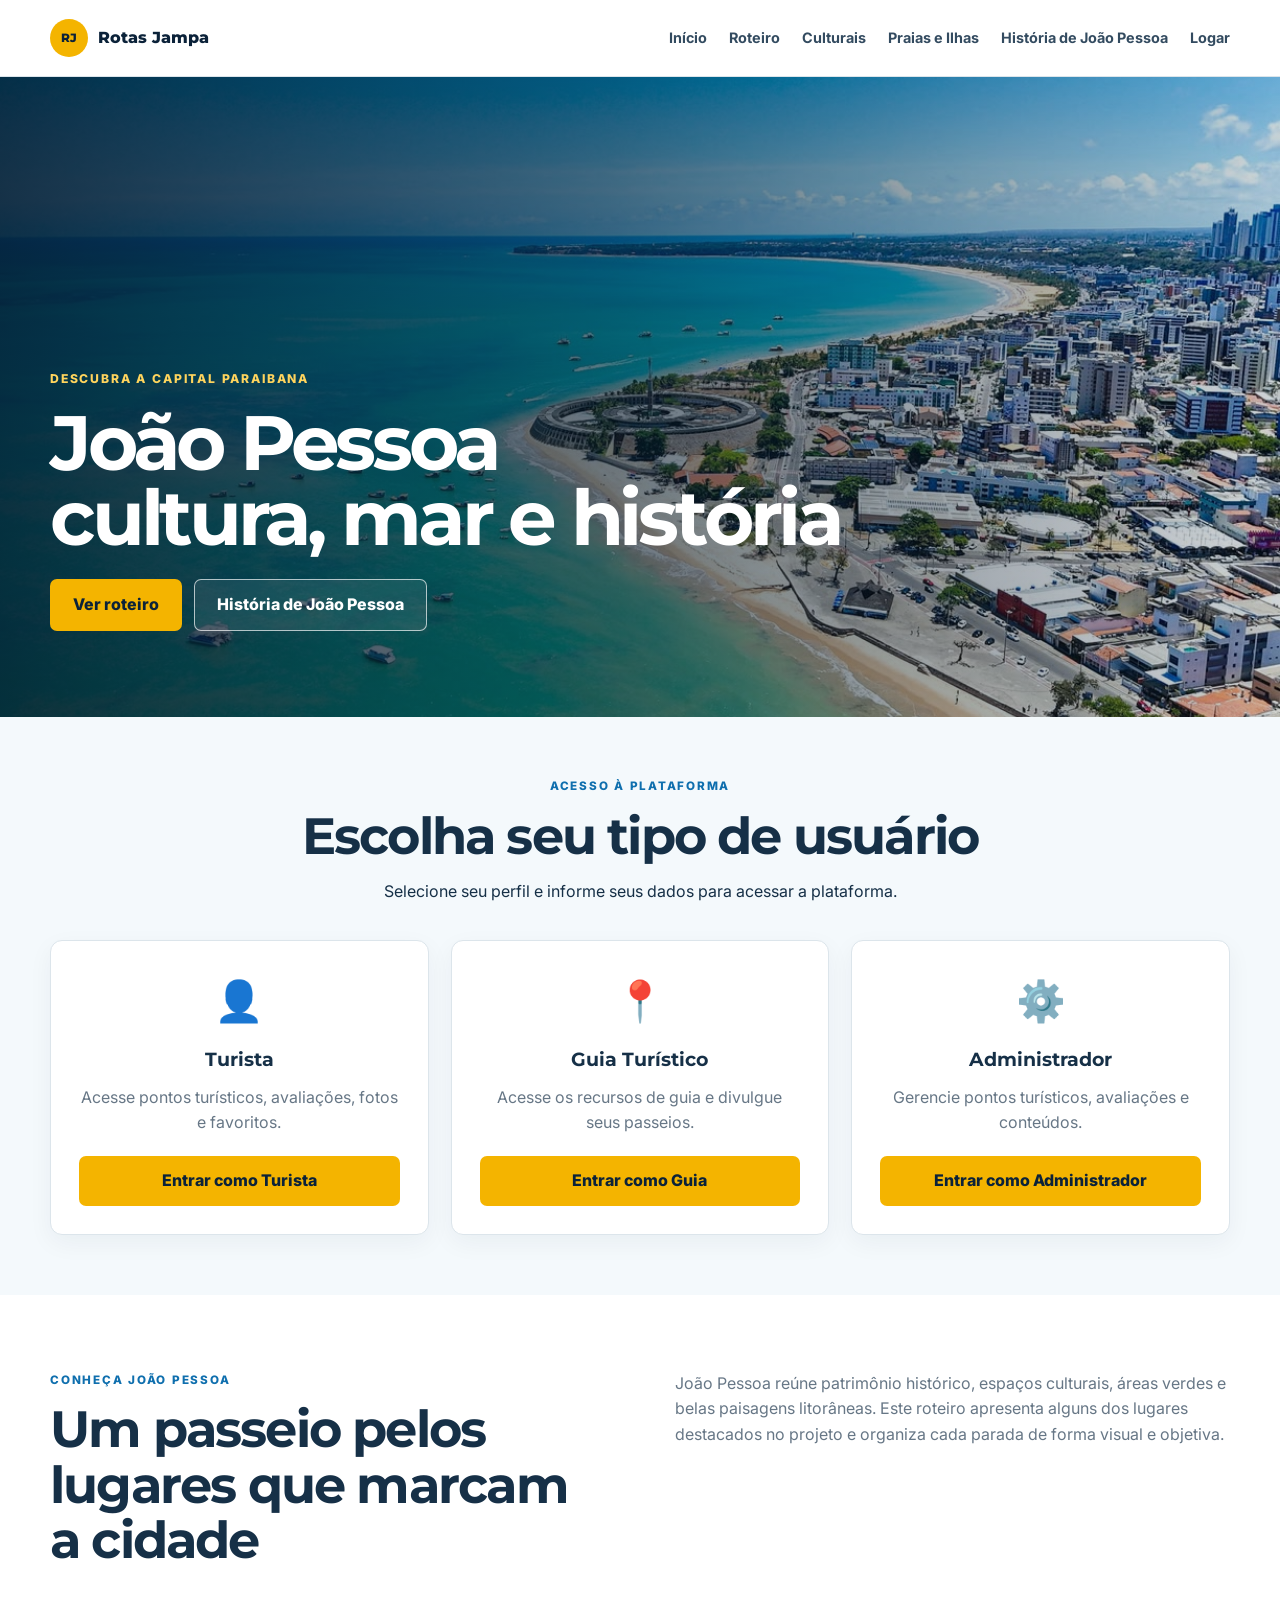
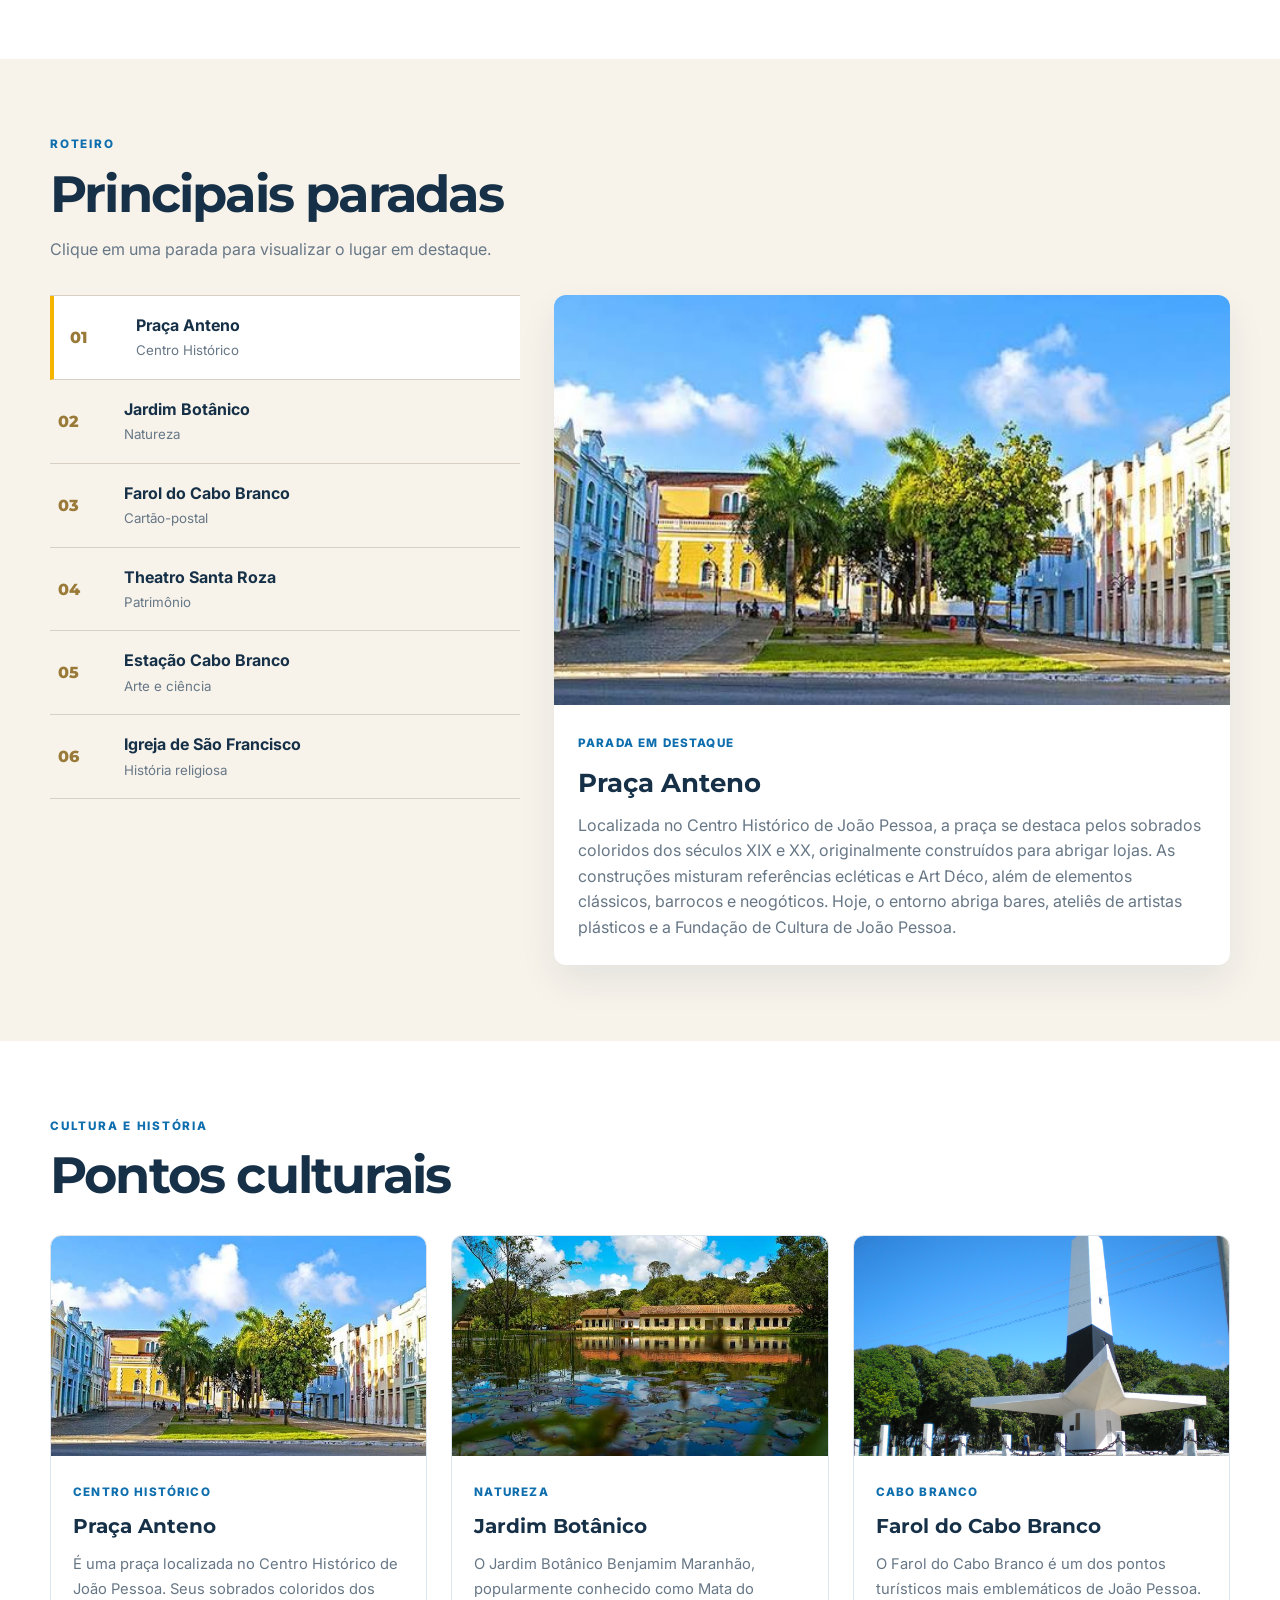
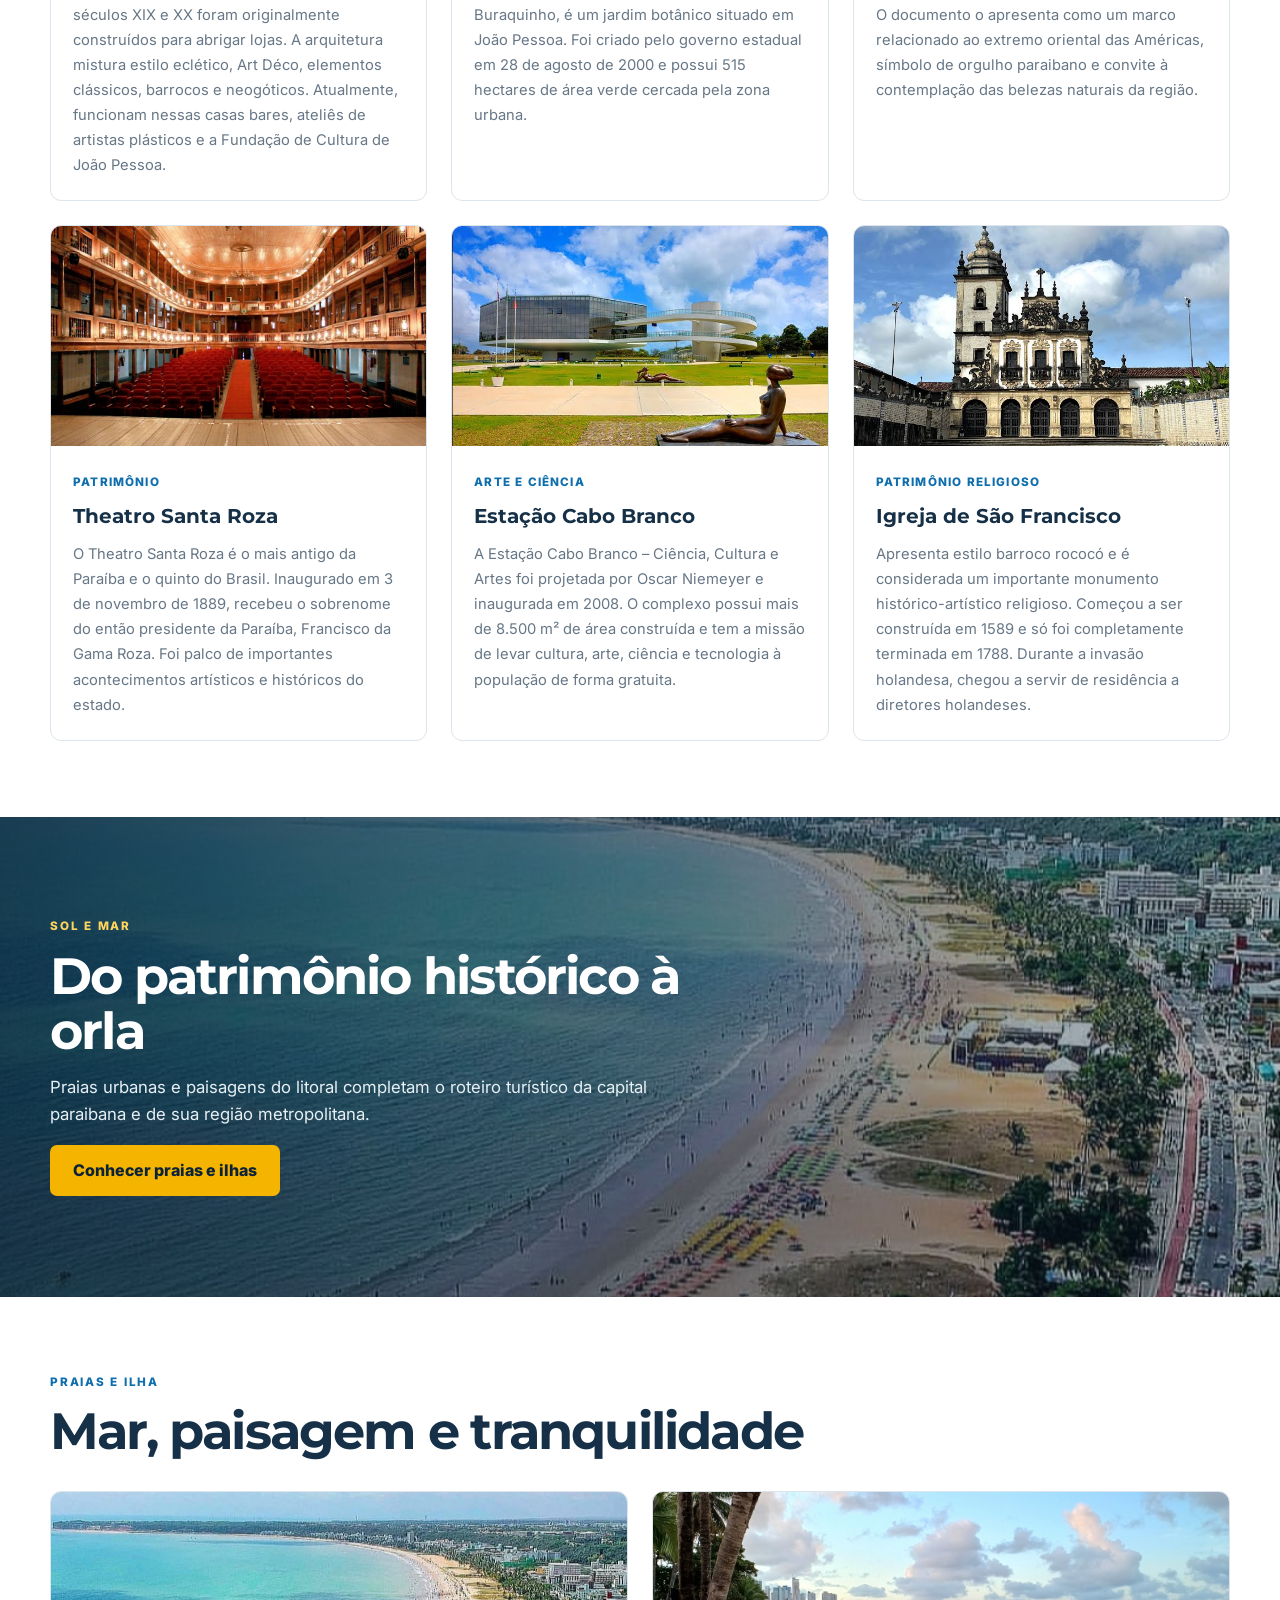
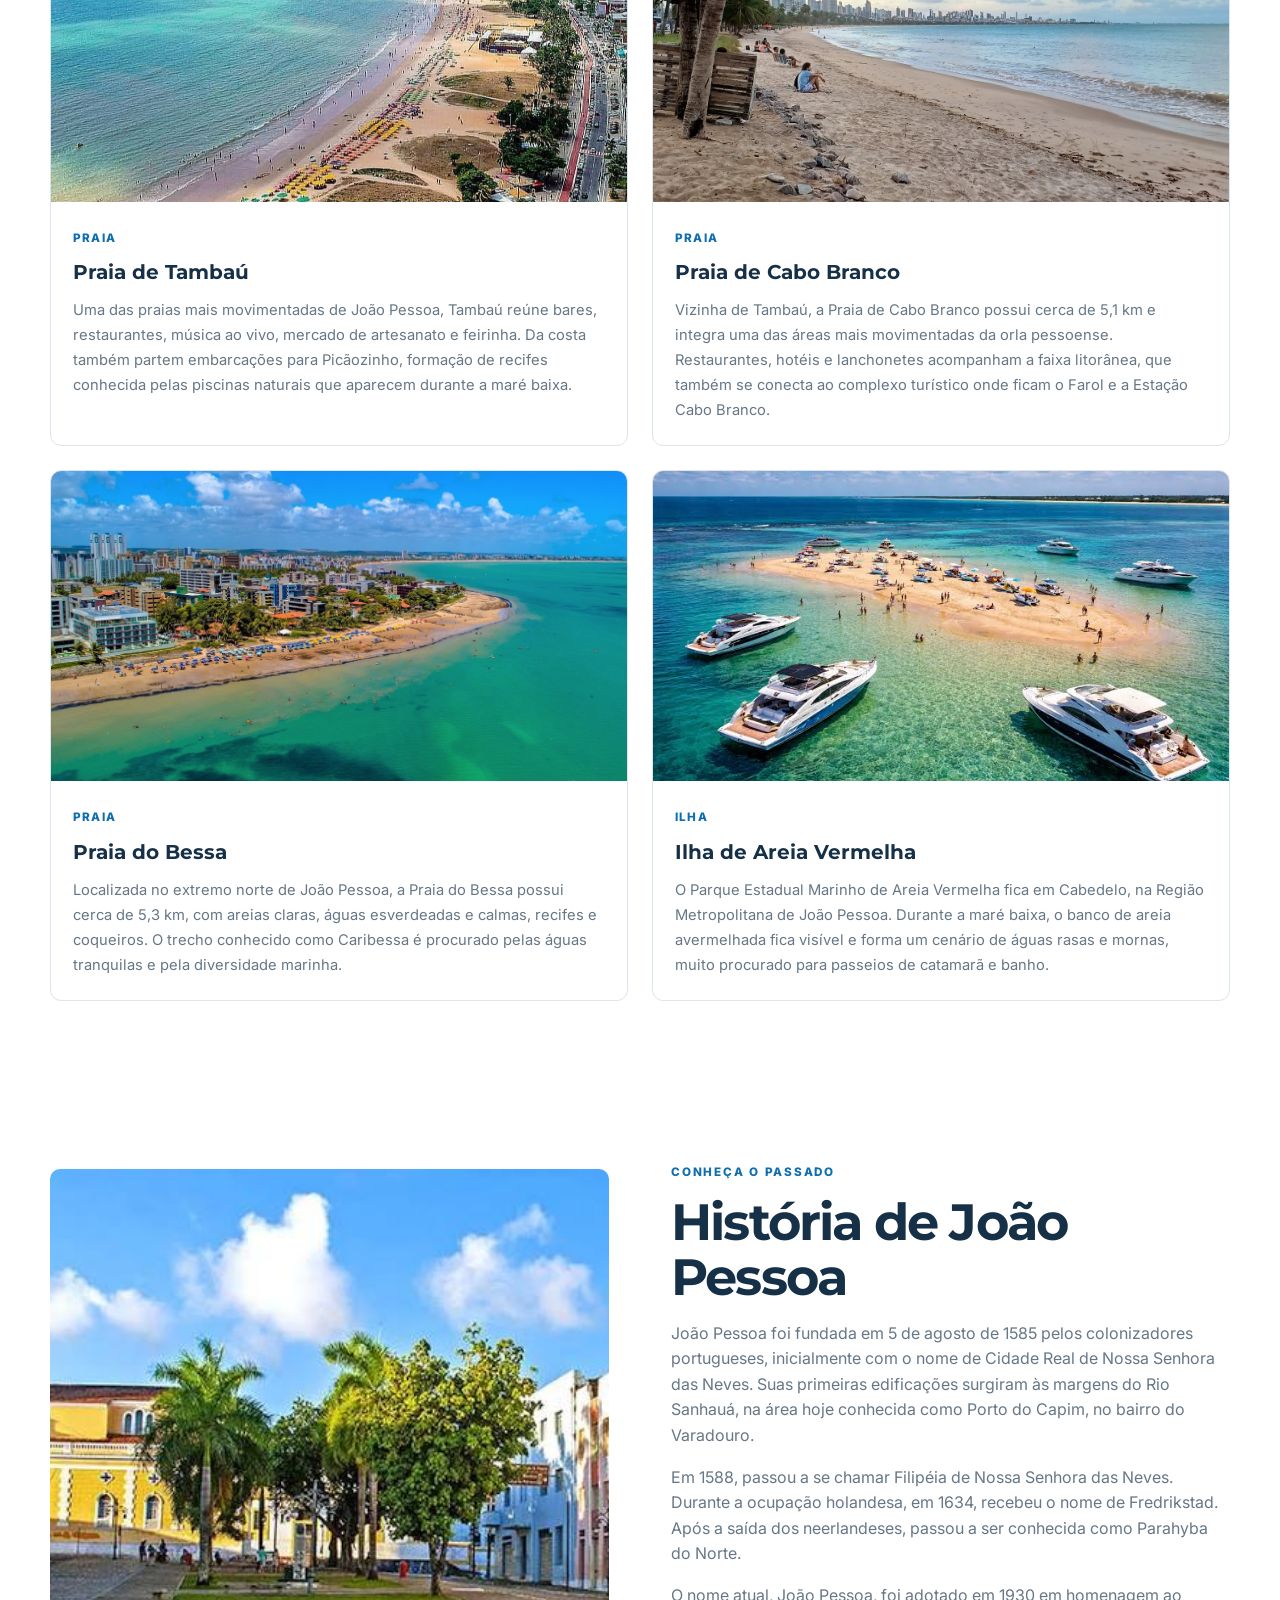
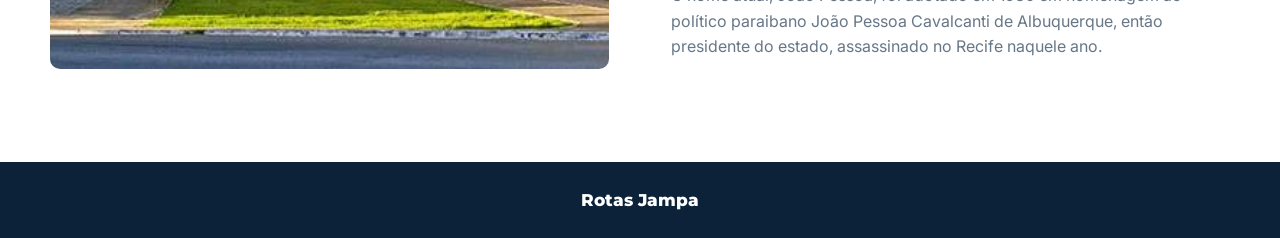
<file: index.html>
<!DOCTYPE html>
<html lang="pt-BR">
<head>
  <meta charset="UTF-8">
  <meta name="viewport" content="width=device-width, initial-scale=1.0">
  <meta name="description" content="Conheça pontos turísticos, praias, cultura e história de João Pessoa.">
  <title>Rotas Jampa | João Pessoa</title>
  <link rel="stylesheet" href="style.css">
  <link rel="icon" href="img/WhatsApp Image 2026-09-06 at 20.38.51.jpeg" type="image/jpeg">
</head>
<body>
  <header class="site-header">
    <div class="container header-inner">
      <a class="brand" href="#inicio">
        <span class="brand-mark">RJ</span>
        <span>Rotas Jampa</span>
      </a>
      <button class="menu-toggle" type="button" aria-expanded="false" aria-controls="menu">Menu</button>
      <nav class="primary-nav" id="menu">
        <a href="#inicio">Início</a>
        <a href="#roteiro">Roteiro</a>
        <a href="#culturais">Culturais</a>
        <a href="#praias">Praias e Ilhas</a>
        <a href="#historia">História de João Pessoa</a>
        <a href="#acesso">Logar</a>
      </nav>
    </div>
  </header>
  <main>
    <section class="hero" id="inicio">
      <img src="img/orla de joao pessoa.jpg" alt="Vista aérea da orla de João Pessoa">
      <div class="hero-overlay"></div>
      <div class="container hero-content">
        <span class="hero-kicker">Descubra a capital paraibana</span>
        <h1>
          João Pessoa<br>
          <strong>cultura, mar e história</strong>
        </h1>
        <div class="hero-actions">
          <a class="button primary" href="#roteiro">Ver roteiro</a>
          <a class="button ghost" href="#historia">História de João Pessoa</a>
        </div>
      </div>
    </section>
    <section class="access-section" id="acesso">
      <div class="container">
        <div class="access-title">
          <span class="eyebrow">Acesso à Plataforma</span>
          <h2>Escolha seu tipo de usuário</h2>
          <p>Selecione seu perfil e informe seus dados para acessar a plataforma.</p>
        </div>
        <div class="profile-grid">
          <article class="profile-card">
            <div class="profile-icon">👤</div>
            <h3>Turista</h3>
            <p>Acesse pontos turísticos, avaliações, fotos e favoritos.</p>
            <button class="button profile-button" data-profile="turista" type="button">Entrar como Turista</button>
          </article>
          <article class="profile-card">
            <div class="profile-icon">📍</div>
            <h3>Guia Turístico</h3>
            <p>Acesse os recursos de guia e divulgue seus passeios.</p>
            <button class="button profile-button" data-profile="guia" type="button">Entrar como Guia</button>
          </article>
          <article class="profile-card">
            <div class="profile-icon">⚙️</div>
            <h3>Administrador</h3>
            <p>Gerencie pontos turísticos, avaliações e conteúdos.</p>
            <button class="button profile-button" data-profile="admin" type="button">Entrar como Administrador</button>
          </article>
        </div>
        <div class="login-box" id="login-box">
          <div class="login-header">
            <div>
              <span class="eyebrow">Login</span>
              <h3 id="login-title">Acesso</h3>
            </div>
            <button id="close-login" type="button" aria-label="Fechar formulário">×</button>
          </div>
          <form id="login-form">
            <div id="login-fields"></div>
            <button class="button primary login-submit" type="submit">Entrar</button>
          </form>
        </div>
      </div>
    </section>
    <section class="section intro-section">
      <div class="container split">
        <div>
          <span class="eyebrow">Conheça João Pessoa</span>
          <h2>Um passeio pelos lugares que marcam a cidade</h2>
        </div>
        <div>
          <p>João Pessoa reúne patrimônio histórico, espaços culturais, áreas verdes e belas paisagens litorâneas. Este roteiro apresenta alguns dos lugares destacados no projeto e organiza cada parada de forma visual e objetiva.</p>
        </div>
      </div>
    </section>
    <section class="section route-section" id="roteiro">
      <div class="container">
        <div class="section-title">
          <span class="eyebrow">Roteiro</span>
          <h2>Principais paradas</h2>
          <p>Clique em uma parada para visualizar o lugar em destaque.</p>
        </div>
        <div class="route-layout">
          <div class="route-list">
            <button class="route-item active"
              data-image="img/praça anteno.jpg"
              data-title="Praça Anteno"
              data-text="Localizada no Centro Histórico de João Pessoa, a praça se destaca pelos sobrados coloridos dos séculos XIX e XX, originalmente construídos para abrigar lojas. As construções misturam referências ecléticas e Art Déco, além de elementos clássicos, barrocos e neogóticos. Hoje, o entorno abriga bares, ateliês de artistas plásticos e a Fundação de Cultura de João Pessoa.">
              <span>01</span>
              <div>
                <strong>Praça Anteno</strong>
                <small>Centro Histórico</small>
              </div>
            </button>
            <button class="route-item"
              data-image="img/Jardim botânico.jpg"
              data-title="Jardim Botânico"
              data-text="O Jardim Botânico Benjamim Maranhão, popularmente conhecido como Mata do Buraquinho, está situado em João Pessoa. Foi criado pelo governo estadual em 28 de agosto de 2000 e possui 515 hectares de área verde cercada pela zona urbana.">
              <span>02</span>
              <div>
                <strong>Jardim Botânico</strong>
                <small>Natureza</small>
              </div>
            </button>
            <button class="route-item"
              data-image="img/Farol do cabo branco.jpg"
              data-title="Farol do Cabo Branco"
              data-text="O Farol do Cabo Branco é um dos pontos turísticos mais emblemáticos de João Pessoa. O documento destaca sua relação com o extremo oriental das Américas e o apresenta como símbolo de orgulho paraibano e como um local de contemplação da natureza.">
              <span>03</span>
              <div>
                <strong>Farol do Cabo Branco</strong>
                <small>Cartão-postal</small>
              </div>
            </button>
            <button class="route-item"
              data-image="img/Teatro Santa Roza.jpg"
              data-title="Theatro Santa Roza"
              data-text="O Theatro Santa Roza é o mais antigo da Paraíba e o quinto do Brasil. Inaugurado em 3 de novembro de 1889, recebeu o sobrenome do então presidente da Paraíba, Francisco da Gama Roza, e foi palco de importantes acontecimentos artísticos e históricos do estado.">
              <span>04</span>
              <div>
                <strong>Theatro Santa Roza</strong>
                <small>Patrimônio</small>
              </div>
            </button>
            <button class="route-item"
              data-image="img/Estação cabro branco.jpg"
              data-title="Estação Cabo Branco"
              data-text="A Estação Cabo Branco – Ciência, Cultura e Artes foi projetada por Oscar Niemeyer e inaugurada em 2008. O complexo possui mais de 8.500 m² e tem como missão levar cultura, arte, ciência e tecnologia à população de forma gratuita.">
              <span>05</span>
              <div>
                <strong>Estação Cabo Branco</strong>
                <small>Arte e ciência</small>
              </div>
            </button>
            <button class="route-item"
              data-image="img/Igreja da São Francisco.jpg"
              data-title="Igreja de São Francisco"
              data-text="A Igreja de São Francisco apresenta estilo barroco rococó e é considerada um importante monumento histórico-artístico religioso. Sua construção começou em 1589 e foi completamente concluída em 1788.">
              <span>06</span>
              <div>
                <strong>Igreja de São Francisco</strong>
                <small>História religiosa</small>
              </div>
            </button>
          </div>
          <article class="route-preview">
            <img id="route-image" src="img/praça anteno.jpg" alt="Praça Anteno">
            <div class="route-preview-content">
              <span>Parada em destaque</span>
              <h3 id="route-title">Praça Anteno</h3>
              <p id="route-text">
                Localizada no Centro Histórico de João Pessoa, a praça se destaca pelos sobrados coloridos dos séculos XIX e XX, originalmente construídos para abrigar lojas. As construções misturam referências ecléticas e Art Déco, além de elementos clássicos, barrocos e neogóticos. Hoje, o entorno abriga bares, ateliês de artistas plásticos e a Fundação de Cultura de João Pessoa.
              </p>
            </div>
          </article>
        </div>
      </div>
    </section>
    <section class="section cards-section" id="culturais">
      <div class="container">
        <div class="section-title">
          <span class="eyebrow">Cultura e história</span>
          <h2>Pontos culturais</h2>
        </div>
        <div class="tour-grid">
          <article class="tour-card">
            <img src="img/praça anteno.jpg" alt="Praça Anteno">
            <div>
              <span>Centro Histórico</span>
              <h3>Praça Anteno</h3>
              <p>É uma praça localizada no Centro Histórico de João Pessoa. Seus sobrados coloridos dos séculos XIX e XX foram originalmente construídos para abrigar lojas. A arquitetura mistura estilo eclético, Art Déco, elementos clássicos, barrocos e neogóticos. Atualmente, funcionam nessas casas bares, ateliês de artistas plásticos e a Fundação de Cultura de João Pessoa.</p>
            </div>
          </article>
          <article class="tour-card">
            <img src="img/Jardim botânico.jpg" alt="Jardim Botânico">
            <div>
              <span>Natureza</span>
              <h3>Jardim Botânico</h3>
              <p>O Jardim Botânico Benjamim Maranhão, popularmente conhecido como Mata do Buraquinho, é um jardim botânico situado em João Pessoa. Foi criado pelo governo estadual em 28 de agosto de 2000 e possui 515 hectares de área verde cercada pela zona urbana.</p>
            </div>
          </article>
          <article class="tour-card">
            <img src="img/Farol do cabo branco.jpg" alt="Farol do Cabo Branco">
            <div>
              <span>Cabo Branco</span>
              <h3>Farol do Cabo Branco</h3>
              <p>O Farol do Cabo Branco é um dos pontos turísticos mais emblemáticos de João Pessoa. O documento o apresenta como um marco relacionado ao extremo oriental das Américas, símbolo de orgulho paraibano e convite à contemplação das belezas naturais da região.</p>
            </div>
          </article>
          <article class="tour-card">
            <img src="img/Teatro Santa Roza.jpg" alt="Theatro Santa Roza">
            <div>
              <span>Patrimônio</span>
              <h3>Theatro Santa Roza</h3>
              <p>O Theatro Santa Roza é o mais antigo da Paraíba e o quinto do Brasil. Inaugurado em 3 de novembro de 1889, recebeu o sobrenome do então presidente da Paraíba, Francisco da Gama Roza. Foi palco de importantes acontecimentos artísticos e históricos do estado.</p>
            </div>
          </article>
          <article class="tour-card">
            <img src="img/Estação cabro branco.jpg" alt="Estação Cabo Branco">
            <div>
              <span>Arte e ciência</span>
              <h3>Estação Cabo Branco</h3>
              <p>A Estação Cabo Branco – Ciência, Cultura e Artes foi projetada por Oscar Niemeyer e inaugurada em 2008. O complexo possui mais de 8.500 m² de área construída e tem a missão de levar cultura, arte, ciência e tecnologia à população de forma gratuita.</p>
            </div>
          </article>
          <article class="tour-card">
            <img src="img/Igreja da São Francisco.jpg" alt="Igreja de São Francisco">
            <div>
              <span>Patrimônio religioso</span>
              <h3>Igreja de São Francisco</h3>
              <p>Apresenta estilo barroco rococó e é considerada um importante monumento histórico-artístico religioso. Começou a ser construída em 1589 e só foi completamente terminada em 1788. Durante a invasão holandesa, chegou a servir de residência a diretores holandeses.</p>
            </div>
          </article>
        </div>
      </div>
    </section>
    <section class="feature-banner">
      <img src="img/Praia do Tambaú.jpg" alt="Vista aérea da Praia de Tambaú">
      <div class="feature-overlay"></div>
      <div class="container feature-content">
        <span class="eyebrow light">Sol e mar</span>
        <h2>Do patrimônio histórico à orla</h2>
        <p>Praias urbanas e paisagens do litoral completam o roteiro turístico da capital paraibana e de sua região metropolitana.</p>
        <a class="button primary" href="#praias">Conhecer praias e ilhas</a>
      </div>
    </section>
    <section class="section cards-section" id="praias">
      <div class="container">
        <div class="section-title">
          <span class="eyebrow">Praias e ilha</span>
          <h2>Mar, paisagem e tranquilidade</h2>
        </div>
        <div class="tour-grid beach-grid">
          <article class="tour-card large">
            <img src="img/Praia do Tambaú.jpg" alt="Praia de Tambaú">
            <div>
              <span>Praia</span>
              <h3>Praia de Tambaú</h3>
              <p>Uma das praias mais movimentadas de João Pessoa, Tambaú reúne bares, restaurantes, música ao vivo, mercado de artesanato e feirinha. Da costa também partem embarcações para Picãozinho, formação de recifes conhecida pelas piscinas naturais que aparecem durante a maré baixa.</p>
            </div>
          </article>
          <article class="tour-card large">
            <img src="img/Praia do cabo branco.jpg" alt="Praia de Cabo Branco">
            <div>
              <span>Praia</span>
              <h3>Praia de Cabo Branco</h3>
              <p>Vizinha de Tambaú, a Praia de Cabo Branco possui cerca de 5,1 km e integra uma das áreas mais movimentadas da orla pessoense. Restaurantes, hotéis e lanchonetes acompanham a faixa litorânea, que também se conecta ao complexo turístico onde ficam o Farol e a Estação Cabo Branco.</p>
            </div>
          </article>
          <article class="tour-card large">
            <img src="img/praia bessa.jpg" alt="Praia do Bessa">
            <div>
              <span>Praia</span>
              <h3>Praia do Bessa</h3>
              <p>Localizada no extremo norte de João Pessoa, a Praia do Bessa possui cerca de 5,3 km, com areias claras, águas esverdeadas e calmas, recifes e coqueiros. O trecho conhecido como Caribessa é procurado pelas águas tranquilas e pela diversidade marinha.</p>
            </div>
          </article>
          <article class="tour-card large">
            <img src="img/Ilha da areia vermelha.jpg" alt="Ilha de Areia Vermelha">
            <div>
              <span>Ilha</span>
              <h3>Ilha de Areia Vermelha</h3>
              <p>O Parque Estadual Marinho de Areia Vermelha fica em Cabedelo, na Região Metropolitana de João Pessoa. Durante a maré baixa, o banco de areia avermelhada fica visível e forma um cenário de águas rasas e mornas, muito procurado para passeios de catamarã e banho.</p>
            </div>
          </article>
        </div>
      </div>
    </section>
    <section class="history-section" id="historia">
      <div class="container history-layout">
        <div class="history-image">
          <img src="img/praça anteno.jpg" alt="Arquitetura histórica de João Pessoa">
        </div>
        <div class="history-copy">
          <span class="eyebrow">Conheça o passado</span>
          <h2>História de João Pessoa</h2>
          <p>João Pessoa foi fundada em 5 de agosto de 1585 pelos colonizadores portugueses, inicialmente com o nome de Cidade Real de Nossa Senhora das Neves. Suas primeiras edificações surgiram às margens do Rio Sanhauá, na área hoje conhecida como Porto do Capim, no bairro do Varadouro.</p>
          <p>Em 1588, passou a se chamar Filipéia de Nossa Senhora das Neves. Durante a ocupação holandesa, em 1634, recebeu o nome de Fredrikstad. Após a saída dos neerlandeses, passou a ser conhecida como Parahyba do Norte.</p>
          <p>O nome atual, João Pessoa, foi adotado em 1930 em homenagem ao político paraibano João Pessoa Cavalcanti de Albuquerque, então presidente do estado, assassinado no Recife naquele ano.</p>
        </div>
      </div>
    </section>
  </main>
  <footer class="site-footer">
    <div class="container footer-simple">Rotas Jampa</div>
  </footer>
  <script src="shared.js"></script>
  <script src="index.js"></script>
</body>
</html>
</file>
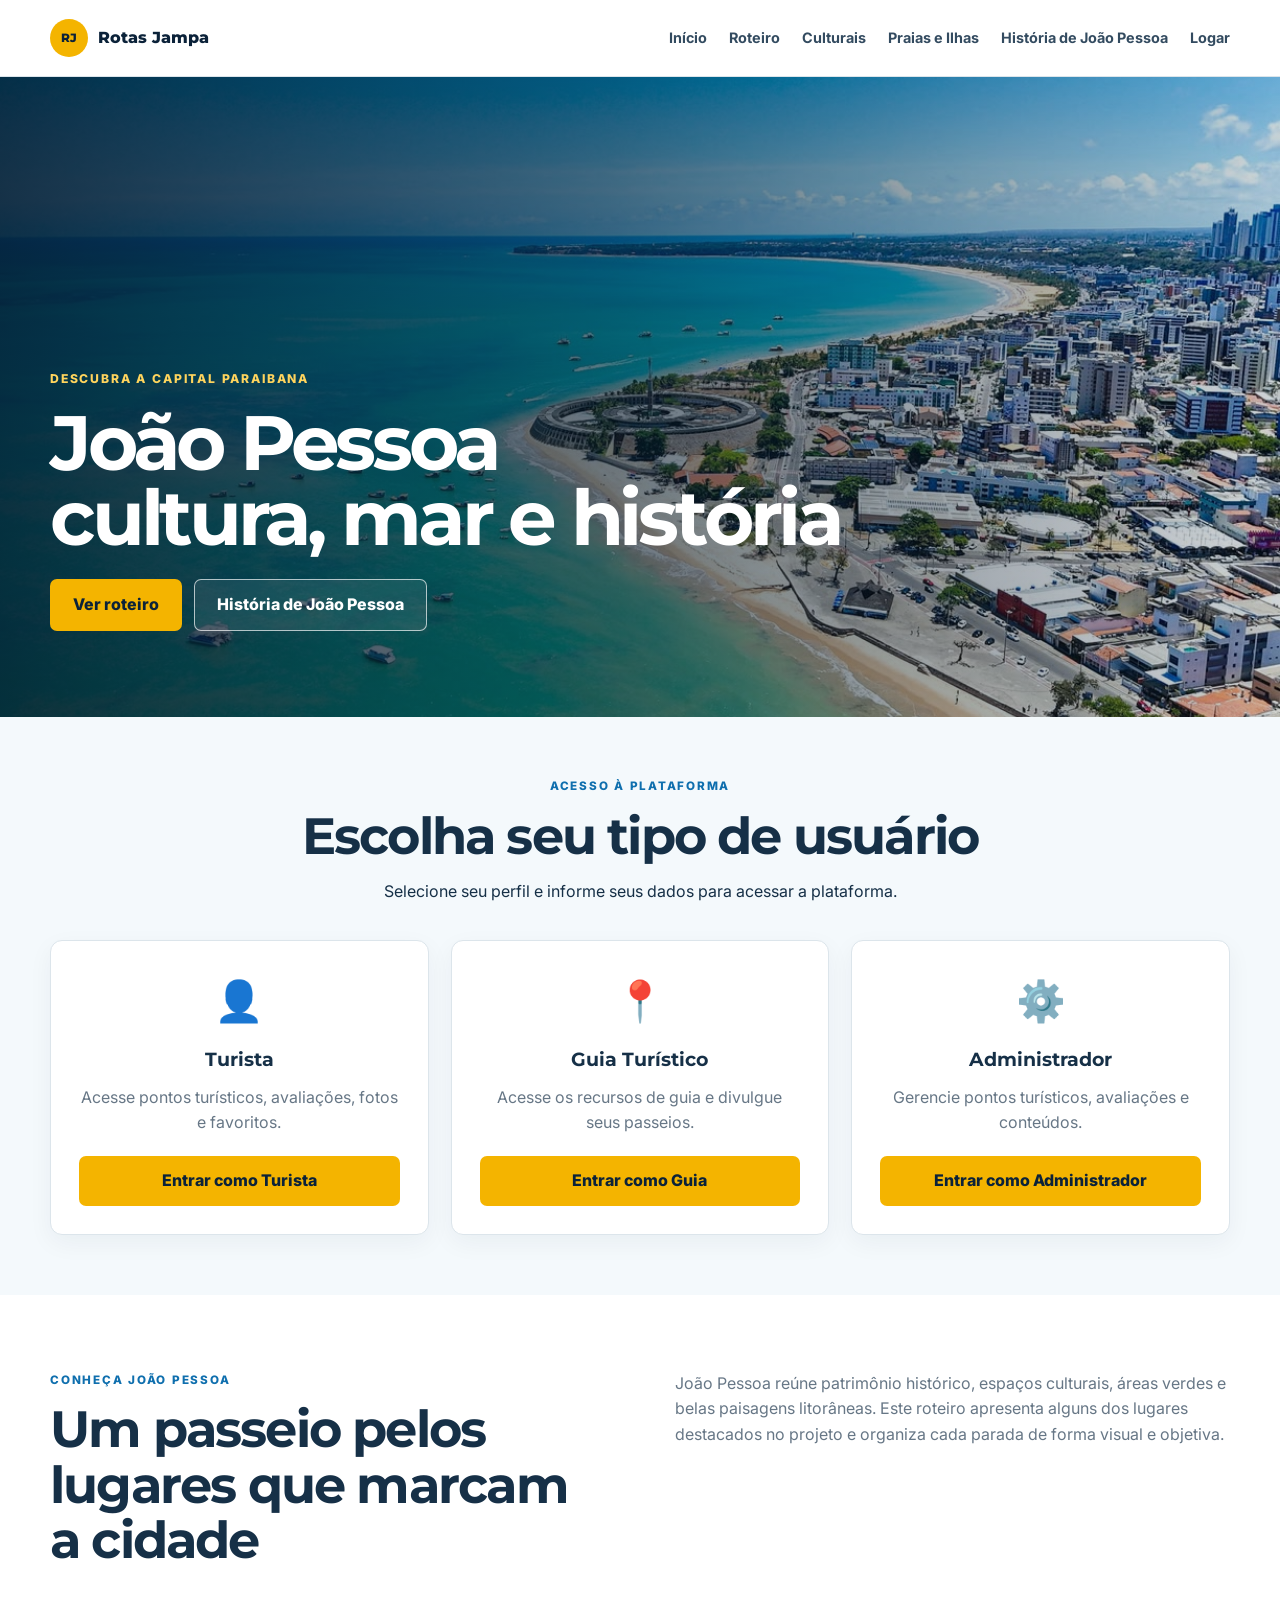
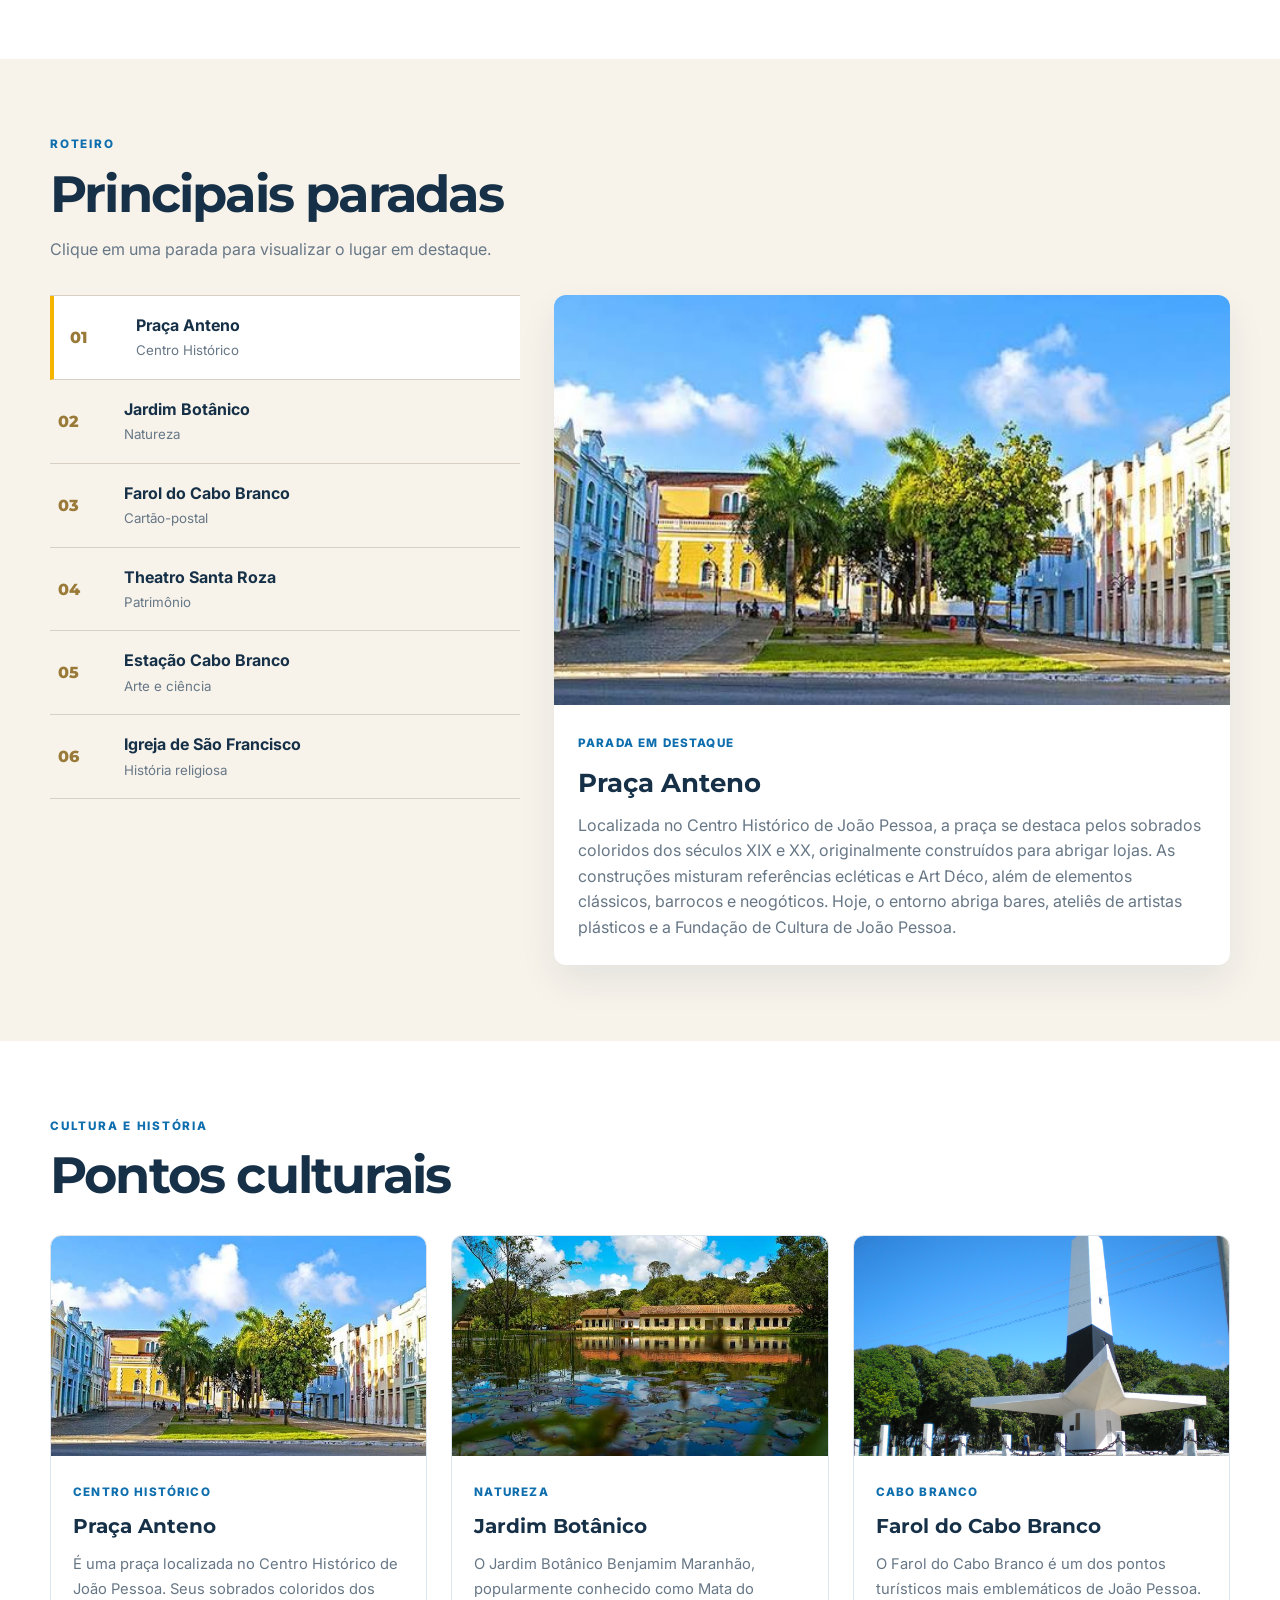
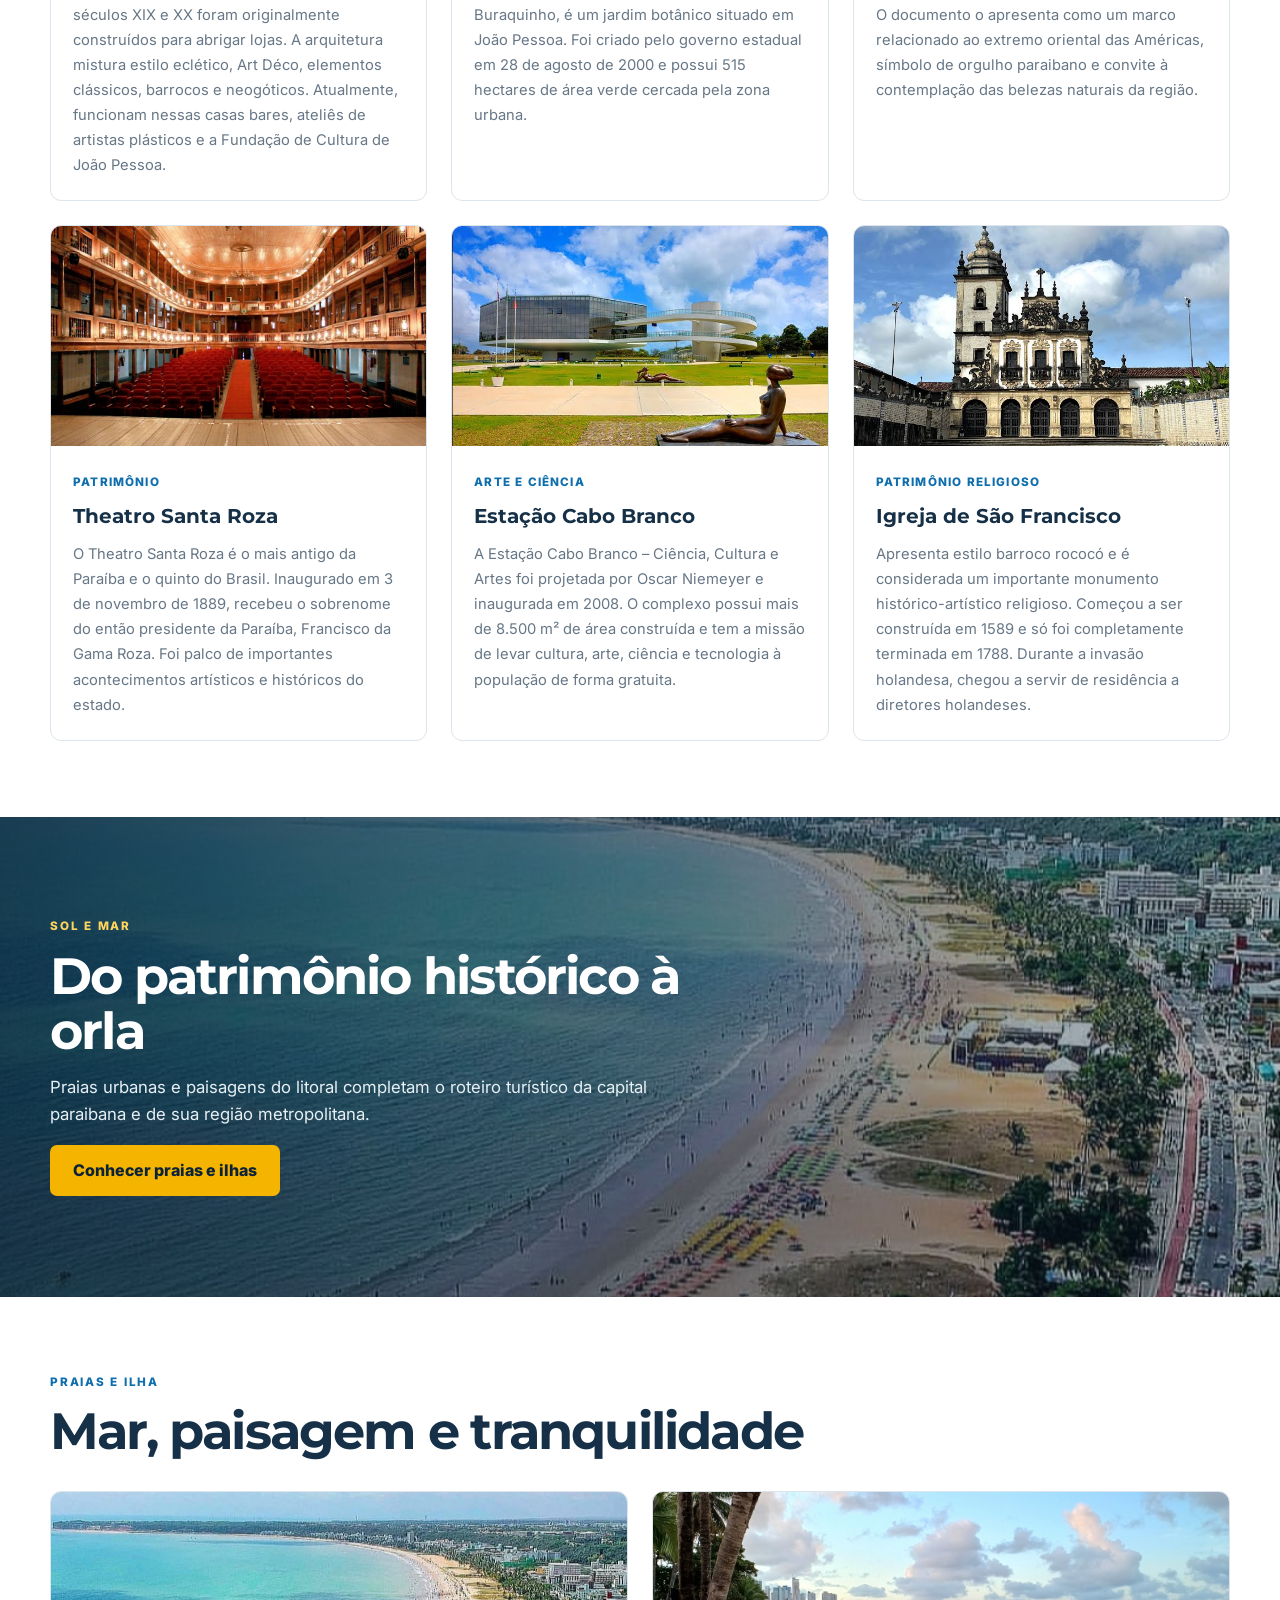
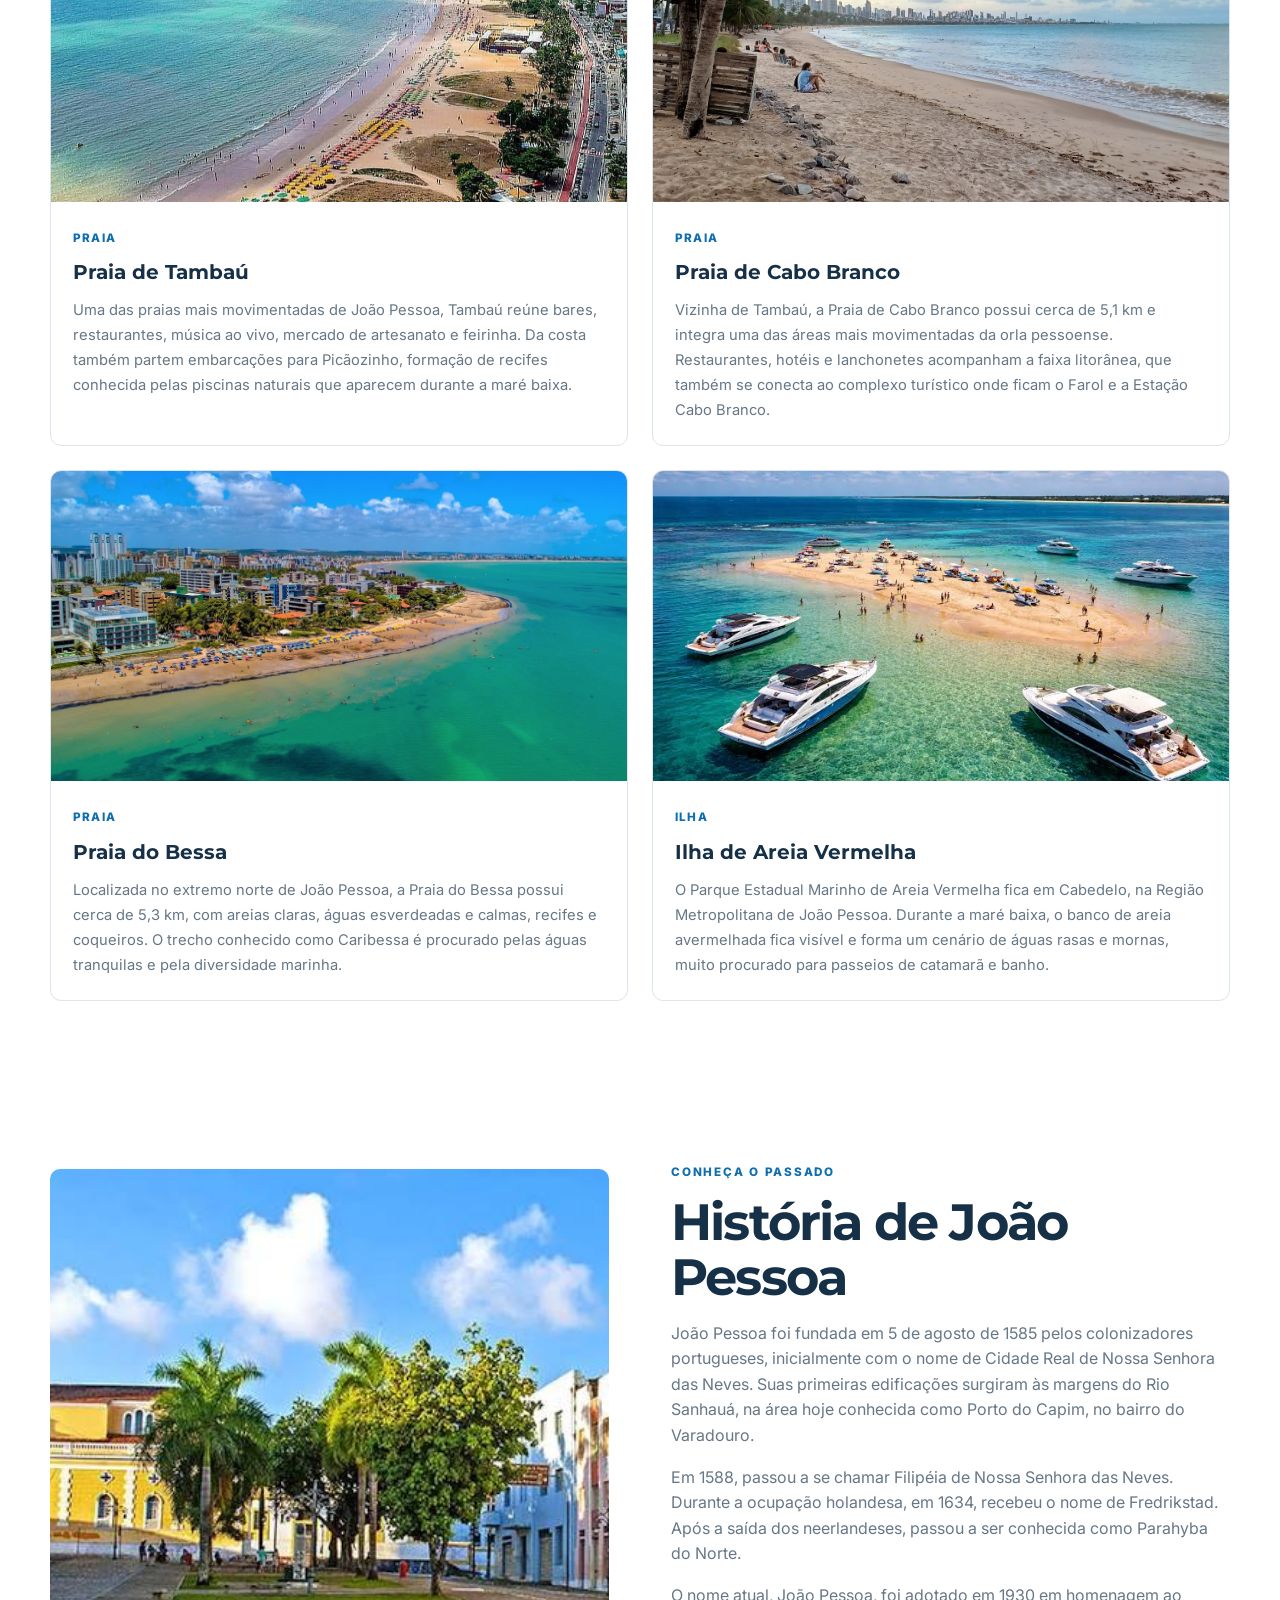
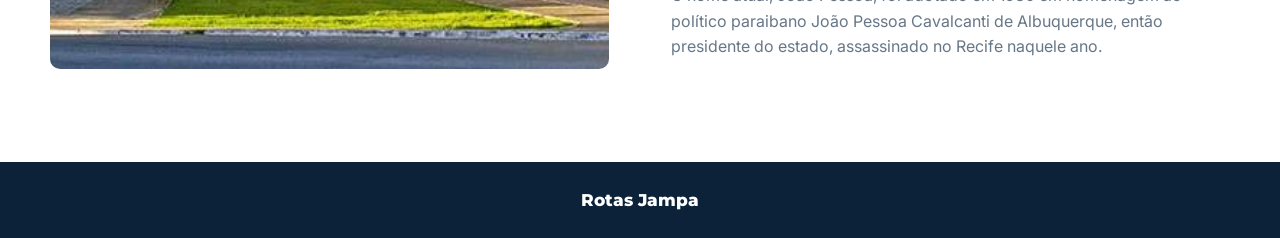
<file: admin.html>
<!DOCTYPE html>
<html lang="pt-BR">
<head>
  <meta charset="UTF-8">
  <meta name="viewport" content="width=device-width, initial-scale=1.0">
  <meta name="description" content="Painel do administrador: gerencie lugares, avaliações, fotos, passeios e usuários do Rotas Jampa.">
  <title>Painel do Administrador | Rotas Jampa</title>
  <link rel="stylesheet" href="style.css">
  <link rel="icon" href="img/WhatsApp Image 2026-09-06 at 20.38.51.jpeg" type="image/jpeg">
</head>
<body>
  <header class="site-header">
    <div class="container header-inner">
      <a class="brand" href="index.html">
        <span class="brand-mark">RJ</span>
        <span>Rotas Jampa</span>
      </a>
      <button class="menu-toggle" type="button" aria-expanded="false" aria-controls="menu">Menu</button>
      <nav class="primary-nav" id="menu">
        <a href="index.html">Início</a>
        <a href="#painel">Painel</a>
        <button class="nav-logout" id="logout" type="button">Sair</button>
      </nav>
    </div>
  </header>
  <main>
    <section class="panel-hero">
      <div class="container">
        <span class="eyebrow light">Painel do Administrador</span>
        <h1>Olá, <span id="user-name">admin</span>!</h1>
        <p>Cadastre e valide pontos turísticos, modere avaliações e fotos, acompanhe os passeios e gerencie os usuários da plataforma.</p>
      </div>
    </section>
    <section class="section route-section" id="painel">
      <div class="container">
        <div class="stats-grid" id="stats"></div>
        <div class="tabs" role="tablist">
          <button class="tab-button active" type="button" data-tab="tab-pendentes">Aprovações <span id="pending-count"></span></button>
          <button class="tab-button" type="button" data-tab="tab-lugares">Lugares</button>
          <button class="tab-button" type="button" data-tab="tab-avaliacoes">Avaliações</button>
          <button class="tab-button" type="button" data-tab="tab-fotos">Fotos <span id="photo-count"></span></button>
          <button class="tab-button" type="button" data-tab="tab-passeios">Passeios</button>
          <button class="tab-button" type="button" data-tab="tab-usuarios">Usuários</button>
        </div>
        <div class="tab-panel active" id="tab-pendentes">
          <div class="panel-layout">
            <div class="manage-list" id="pending-list"></div>
            <div class="map-card" id="admin-map-card">
              <div class="map" id="map">
                <img src="img/mapa-jampa.svg" alt="Mapa ilustrado de João Pessoa">
              </div>
              <div class="map-legend">
                <span><i class="aprovado"></i>Aprovado</span>
                <span><i class="pendente"></i>Pendente</span>
                <span><i class="rejeitado"></i>Rejeitado</span>
              </div>
            </div>
          </div>
        </div>
        <div class="tab-panel" id="tab-lugares">
          <div class="list-toolbar">
            <h3>Todos os lugares</h3>
            <div class="table-actions">
              <button class="button primary small" id="new-place" type="button">Novo lugar</button>
              <button class="button outline small" id="reset-data" type="button">Restaurar dados iniciais</button>
            </div>
          </div>
          <div class="place-editor" id="place-editor" hidden>
            <h3 id="form-title">Cadastrar novo lugar</h3>
            <div class="panel-layout">
              <form class="panel-card" id="place-form"></form>
              <div class="map-card">
                <div class="map pickable" id="form-map">
                  <img src="img/mapa-jampa.svg" alt="Mapa ilustrado de João Pessoa">
                </div>
                <p class="map-hint" id="map-hint"></p>
              </div>
            </div>
          </div>
          <div class="table-wrapper">
            <table class="data-table">
              <thead>
                <tr>
                  <th>Lugar</th>
                  <th>Categoria</th>
                  <th>Região</th>
                  <th>Custo</th>
                  <th>Acessibilidade</th>
                  <th>Status</th>
                  <th>Nota</th>
                  <th>Ações</th>
                </tr>
              </thead>
              <tbody id="places-table"></tbody>
            </table>
          </div>
        </div>
        <div class="tab-panel" id="tab-avaliacoes">
          <div class="table-wrapper">
            <table class="data-table">
              <thead>
                <tr>
                  <th>Lugar</th>
                  <th>Turista</th>
                  <th>Nota</th>
                  <th>Comentário</th>
                  <th>Data</th>
                  <th>Ações</th>
                </tr>
              </thead>
              <tbody id="reviews-table"></tbody>
            </table>
          </div>
        </div>
        <div class="tab-panel" id="tab-fotos">
          <div class="photo-grid admin-photos" id="photos-list"></div>
        </div>
        <div class="tab-panel" id="tab-passeios">
          <div class="table-wrapper">
            <table class="data-table">
              <thead>
                <tr>
                  <th>Passeio</th>
                  <th>Guia</th>
                  <th>Pontos turísticos</th>
                  <th>Valor</th>
                  <th>Data</th>
                  <th>Ações</th>
                </tr>
              </thead>
              <tbody id="tours-table"></tbody>
            </table>
          </div>
        </div>
        <div class="tab-panel" id="tab-usuarios">
          <div class="table-wrapper">
            <table class="data-table">
              <thead>
                <tr>
                  <th>Nome</th>
                  <th>Login</th>
                  <th>Perfil</th>
                  <th>Último acesso</th>
                  <th>Status</th>
                  <th>Ações</th>
                </tr>
              </thead>
              <tbody id="users-table"></tbody>
            </table>
          </div>
        </div>
      </div>
    </section>
  </main>
  <footer class="site-footer">
    <div class="container footer-simple">Rotas Jampa</div>
  </footer>
  <script src="shared.js"></script>
  <script src="place-form.js"></script>
  <script src="admin.js"></script>
</body>
</html>
</file>
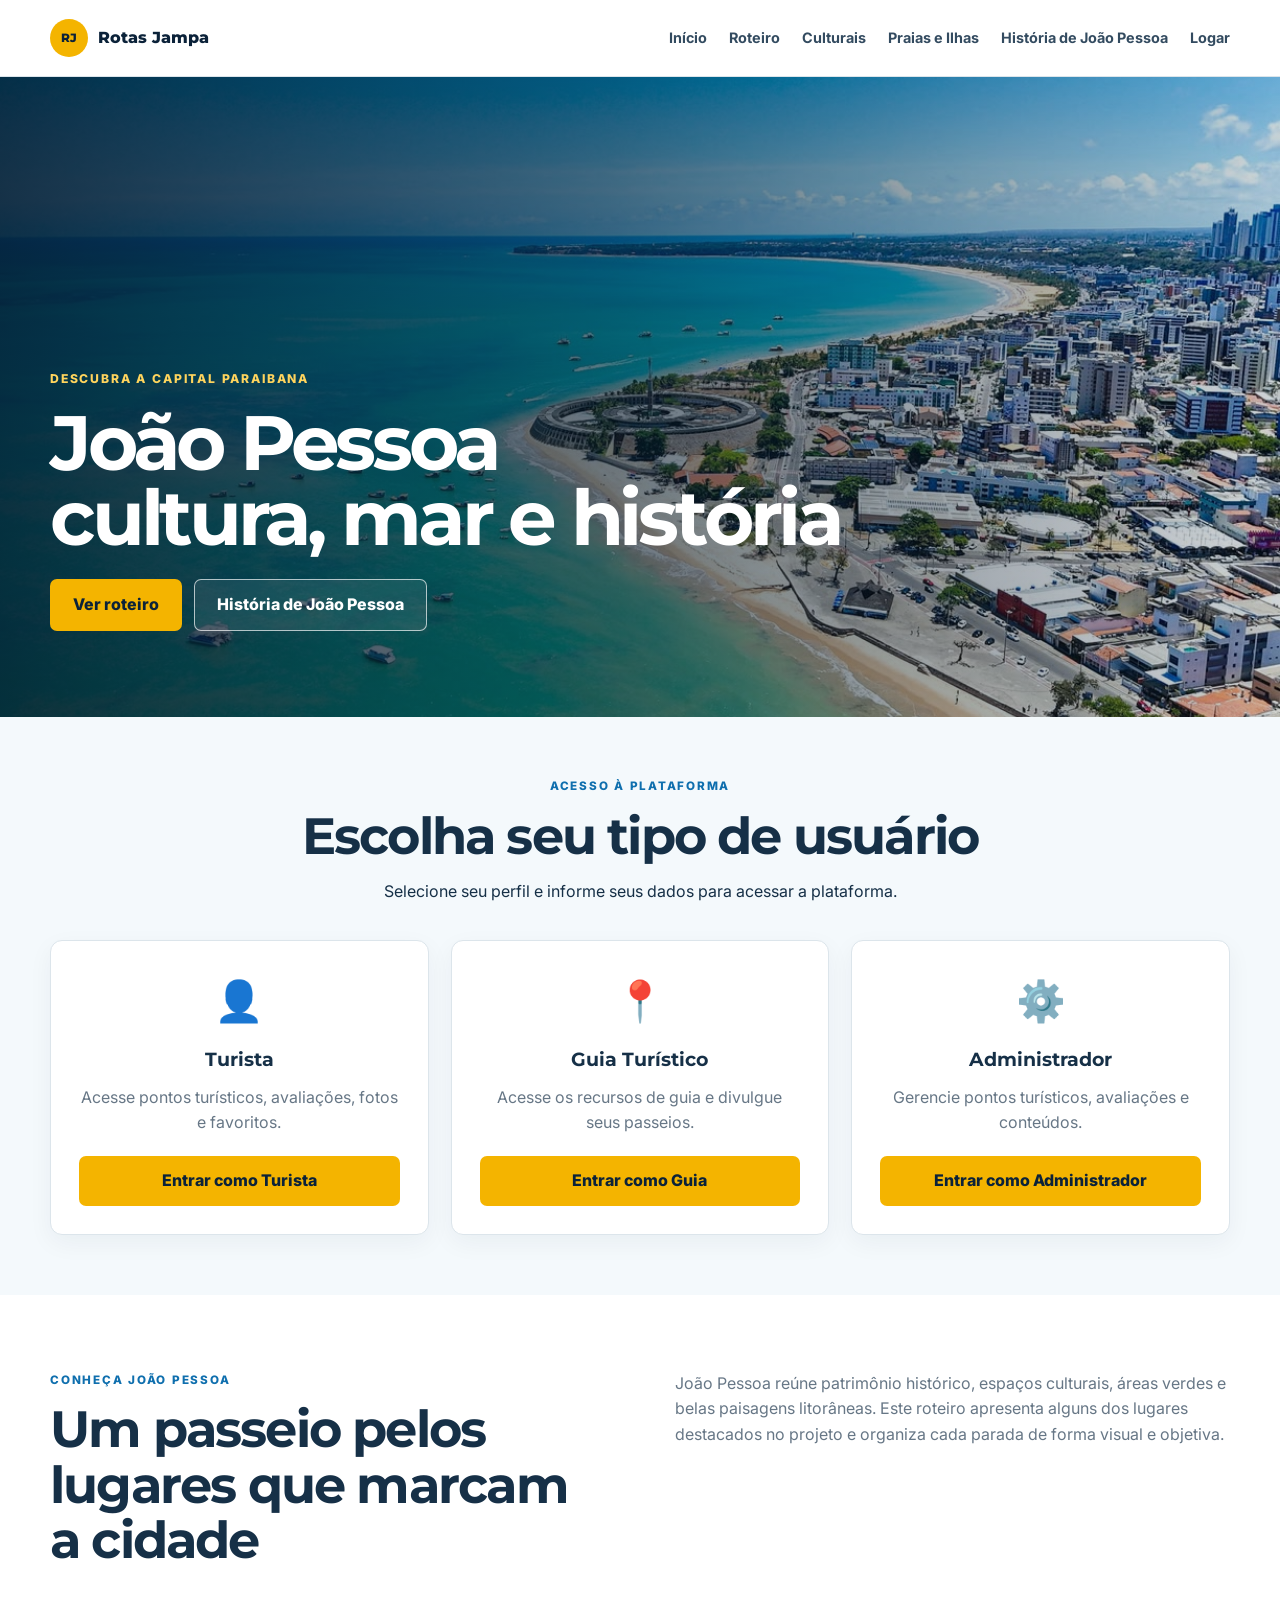
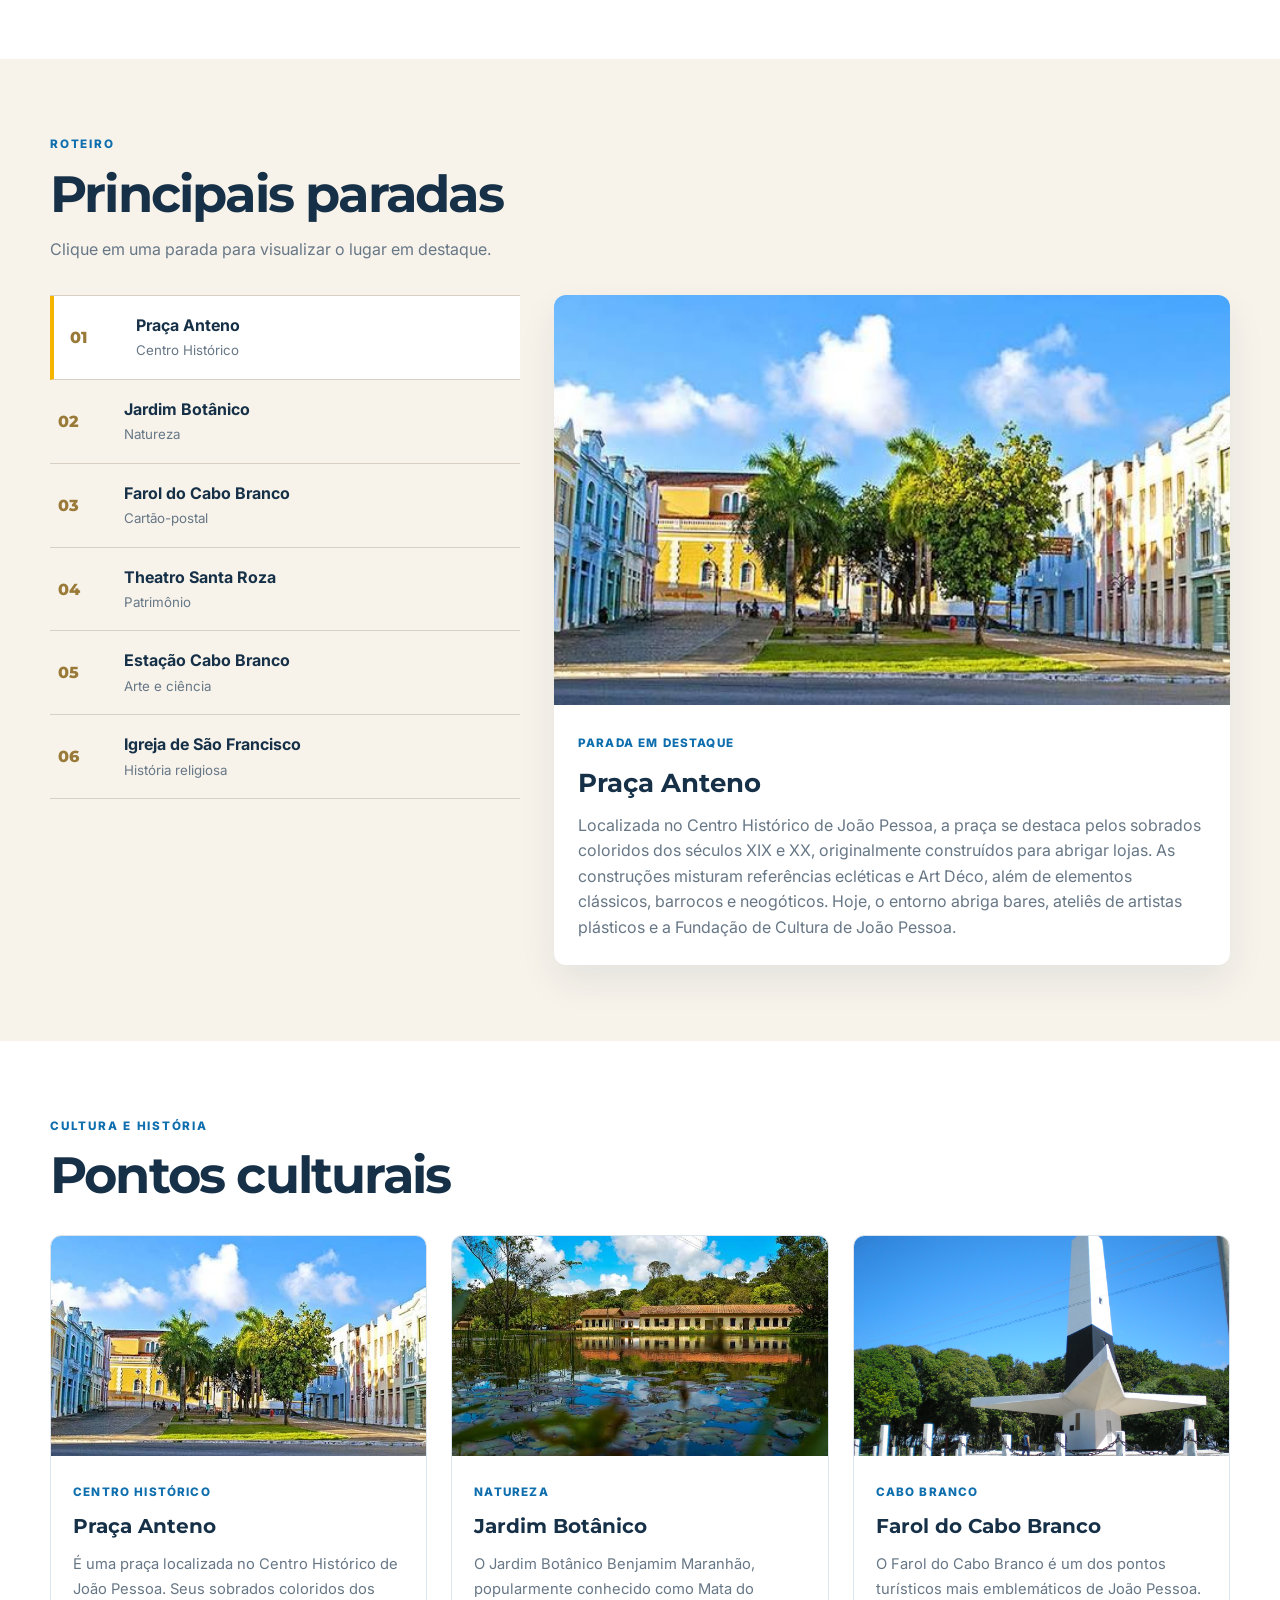
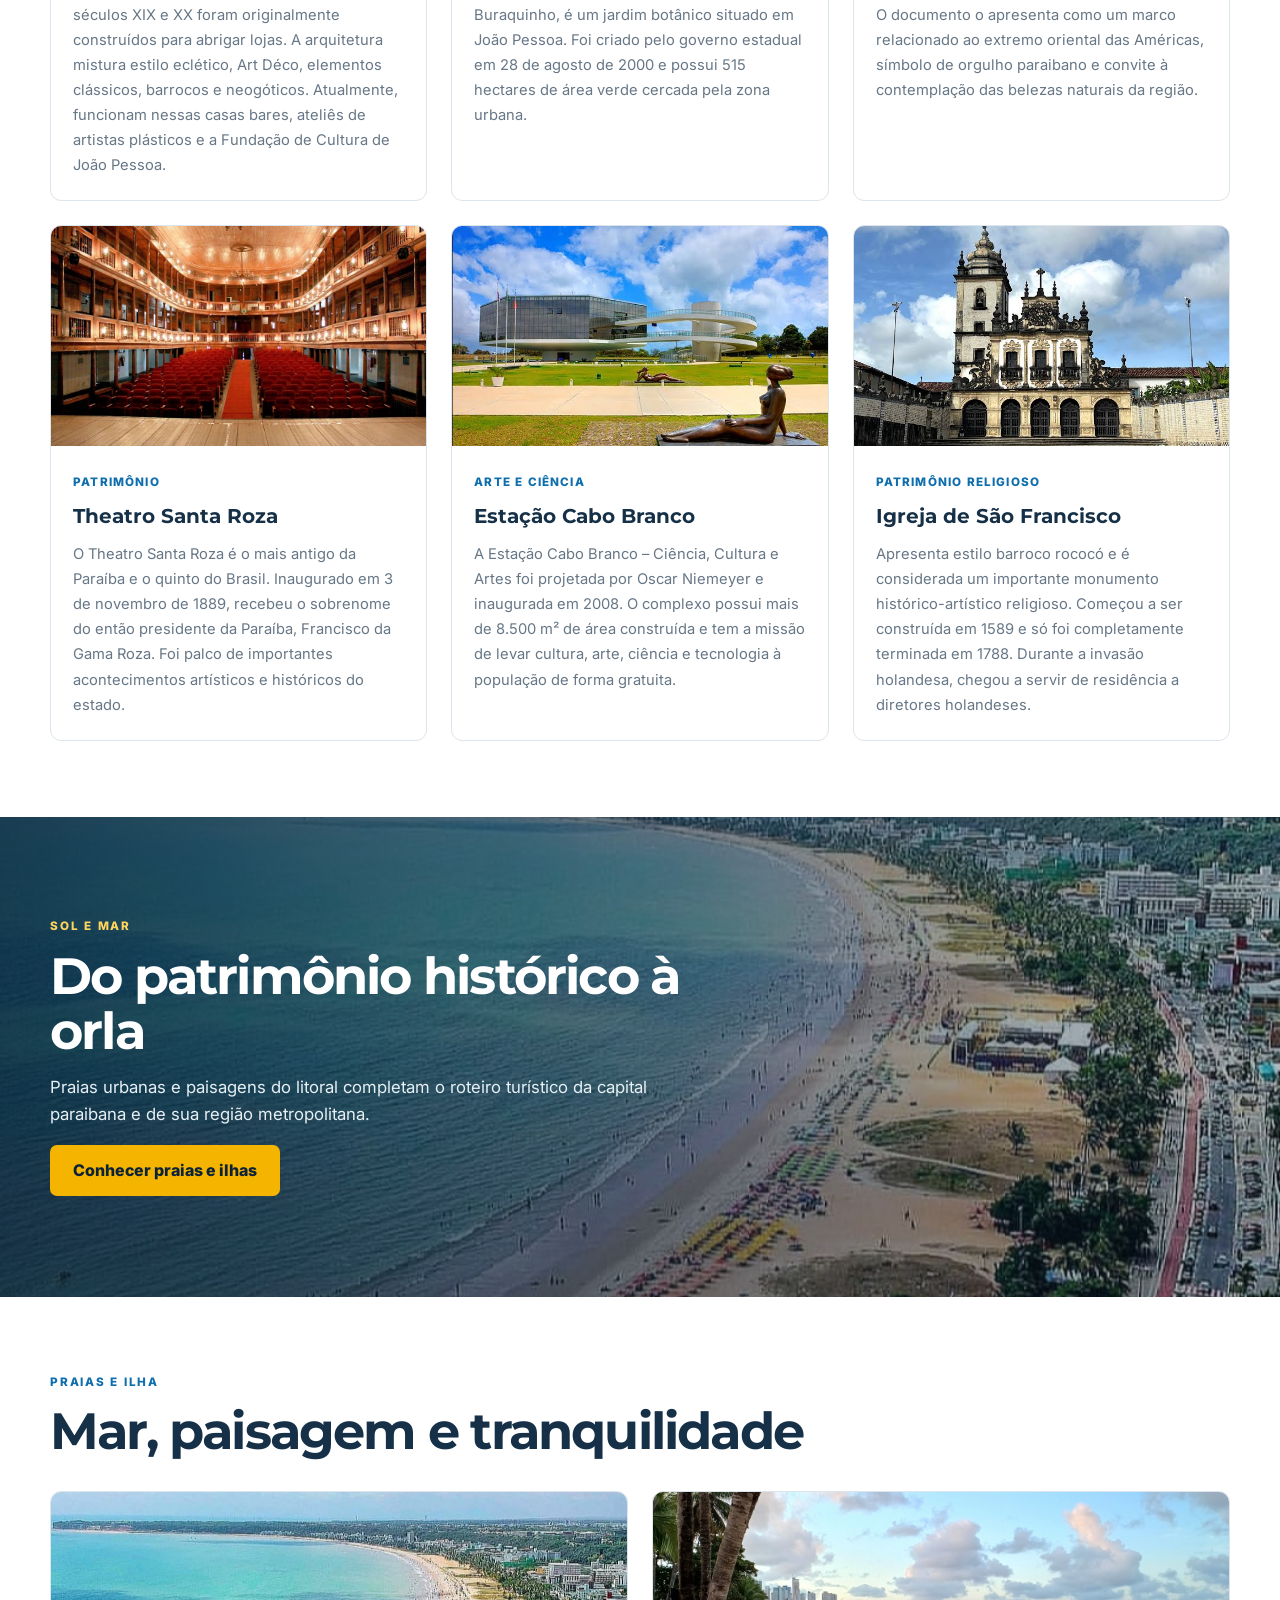
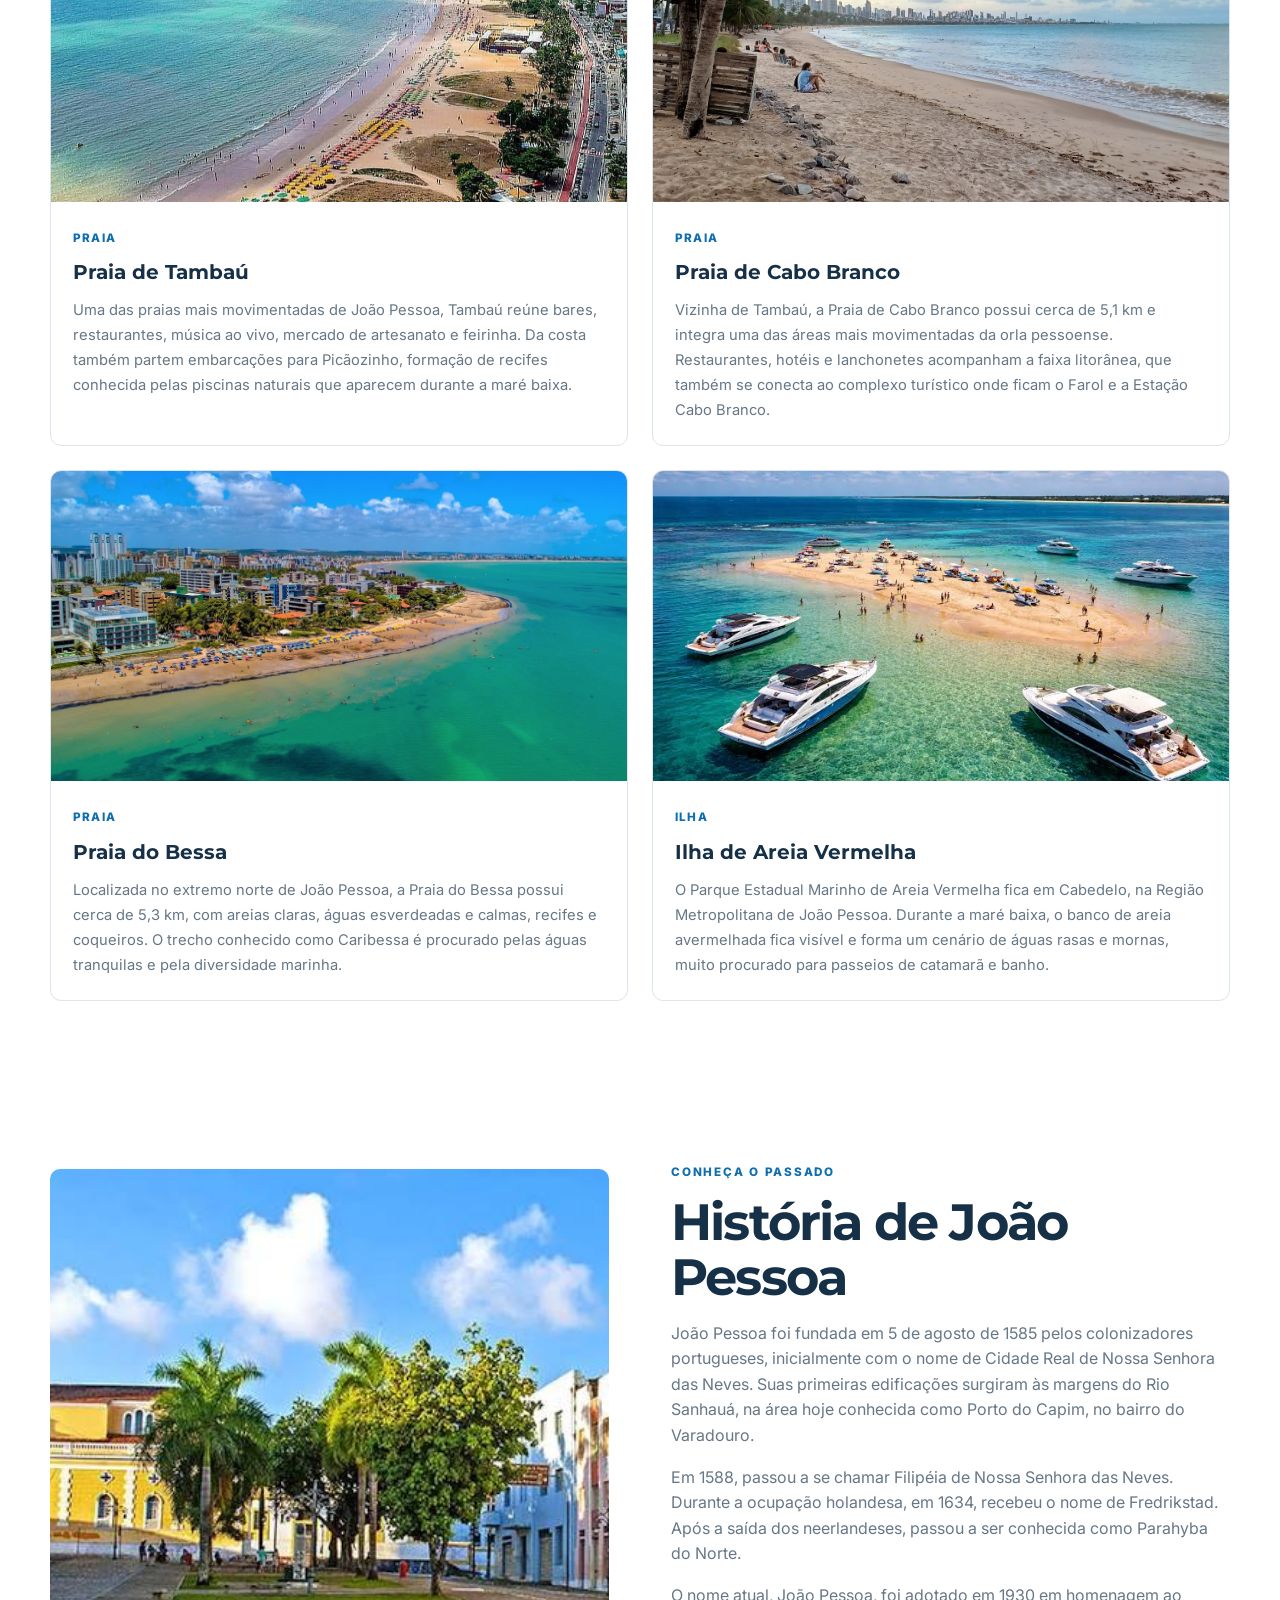
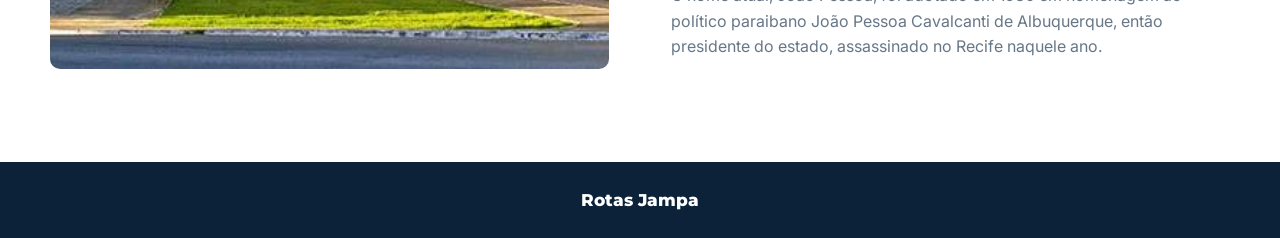
<file: guia.html>
<!DOCTYPE html>
<html lang="pt-BR">
<head>
  <meta charset="UTF-8">
  <meta name="viewport" content="width=device-width, initial-scale=1.0">
  <meta name="description" content="Área do guia turístico: cadastre lugares, marque-os no mapa e divulgue seus passeios.">
  <title>Área do Guia | Rotas Jampa</title>
  <link rel="stylesheet" href="style.css">
  <link rel="icon" href="img/WhatsApp Image 2026-09-06 at 20.38.51.jpeg" type="image/jpeg">
</head>
<body>
  <header class="site-header">
    <div class="container header-inner">
      <a class="brand" href="index.html">
        <span class="brand-mark">RJ</span>
        <span>Rotas Jampa</span>
      </a>
      <button class="menu-toggle" type="button" aria-expanded="false" aria-controls="menu">Menu</button>
      <nav class="primary-nav" id="menu">
        <a href="index.html">Início</a>
        <a href="#cadastro">Cadastrar lugar</a>
        <a href="#meus-lugares">Meus lugares</a>
        <a href="#passeios">Meus passeios</a>
        <button class="nav-logout" id="logout" type="button">Sair</button>
      </nav>
    </div>
  </header>
  <main>
    <section class="panel-hero">
      <div class="container">
        <span class="eyebrow light">Área do Guia Turístico</span>
        <h1>Olá, <span id="user-name">guia</span>!</h1>
        <p>Cadastre novos lugares, marque onde eles ficam no mapa e divulgue seus passeios guiados para os turistas.</p>
      </div>
    </section>
    <section class="section route-section" id="cadastro">
      <div class="container">
        <div class="section-title">
          <span class="eyebrow">Novo lugar</span>
          <h2 id="form-title">Cadastrar novo lugar</h2>
          <p>Preencha os dados e clique no mapa para marcar a localização. O administrador valida antes de publicar.</p>
        </div>
        <div class="panel-layout">
          <form class="panel-card" id="place-form"></form>
          <div class="map-card">
            <div class="map pickable" id="map">
              <img src="img/mapa-jampa.svg" alt="Mapa ilustrado de João Pessoa">
            </div>
            <p class="map-hint" id="map-hint"></p>
            <div class="map-legend">
              <span><i class="aprovado"></i>Aprovado</span>
              <span><i class="pendente"></i>Pendente</span>
              <span><i class="rejeitado"></i>Rejeitado</span>
              <span><i class="draft"></i>Novo local</span>
            </div>
          </div>
        </div>
      </div>
    </section>
    <section class="section" id="meus-lugares">
      <div class="container">
        <div class="section-title">
          <span class="eyebrow">Seus cadastros</span>
          <h2>Meus lugares</h2>
          <p>Acompanhe o status dos lugares que você enviou.</p>
        </div>
        <div class="manage-grid" id="my-places"></div>
      </div>
    </section>
    <section class="section route-section" id="passeios">
      <div class="container">
        <div class="section-title">
          <span class="eyebrow">Divulgação</span>
          <h2 id="tour-title">Divulgar novo passeio</h2>
          <p>Todo passeio precisa incluir pelo menos um ponto turístico publicado. A reserva é combinada direto com você.</p>
        </div>
        <div class="panel-layout">
          <form class="panel-card" id="tour-form">
            <div class="form-field">
              <label for="tour-name">Nome do passeio</label>
              <input id="tour-name" name="nome" type="text" maxlength="60" placeholder="Ex.: Caminhada pelo Centro Histórico" required>
            </div>
            <div class="form-grid">
              <div class="form-field">
                <label for="tour-duration">Duração</label>
                <input id="tour-duration" name="duracao" type="text" maxlength="30" placeholder="Ex.: 3 horas" required>
              </div>
              <div class="form-field">
                <label for="tour-price">Valor</label>
                <input id="tour-price" name="preco" type="text" maxlength="40" placeholder="Ex.: R$ 80,00 por pessoa" required>
              </div>
              <div class="form-field">
                <label for="tour-date">Data e horário (opcional)</label>
                <input id="tour-date" name="data" type="datetime-local">
              </div>
              <div class="form-field">
                <label for="tour-capacity">Vagas</label>
                <input id="tour-capacity" name="vagas" type="number" min="1" max="200" value="10" required>
              </div>
            </div>
            <div class="form-field">
              <label for="tour-contact">Contato (telefone ou WhatsApp)</label>
              <input id="tour-contact" name="contato" type="text" maxlength="40" placeholder="Ex.: (83) 99999-0000" required>
            </div>
            <div class="form-field">
              <label for="tour-description">Descrição</label>
              <textarea id="tour-description" name="descricao" rows="4" maxlength="500" placeholder="Conte o roteiro e o que está incluso" required></textarea>
            </div>
            <fieldset class="check-group">
              <legend>Pontos turísticos do passeio</legend>
              <div class="check-list" id="tour-places"></div>
            </fieldset>
            <div class="form-actions">
              <button class="button primary" id="tour-submit" type="submit">Divulgar passeio</button>
              <button class="button outline" id="tour-cancel" type="button" hidden>Cancelar edição</button>
            </div>
          </form>
          <div>
            <div class="list-toolbar">
              <h3>Meus passeios</h3>
            </div>
            <div class="tour-list" id="my-tours"></div>
          </div>
        </div>
      </div>
    </section>
  </main>
  <footer class="site-footer">
    <div class="container footer-simple">Rotas Jampa</div>
  </footer>
  <script src="shared.js"></script>
  <script src="place-form.js"></script>
  <script src="guia.js"></script>
</body>
</html>
</file>
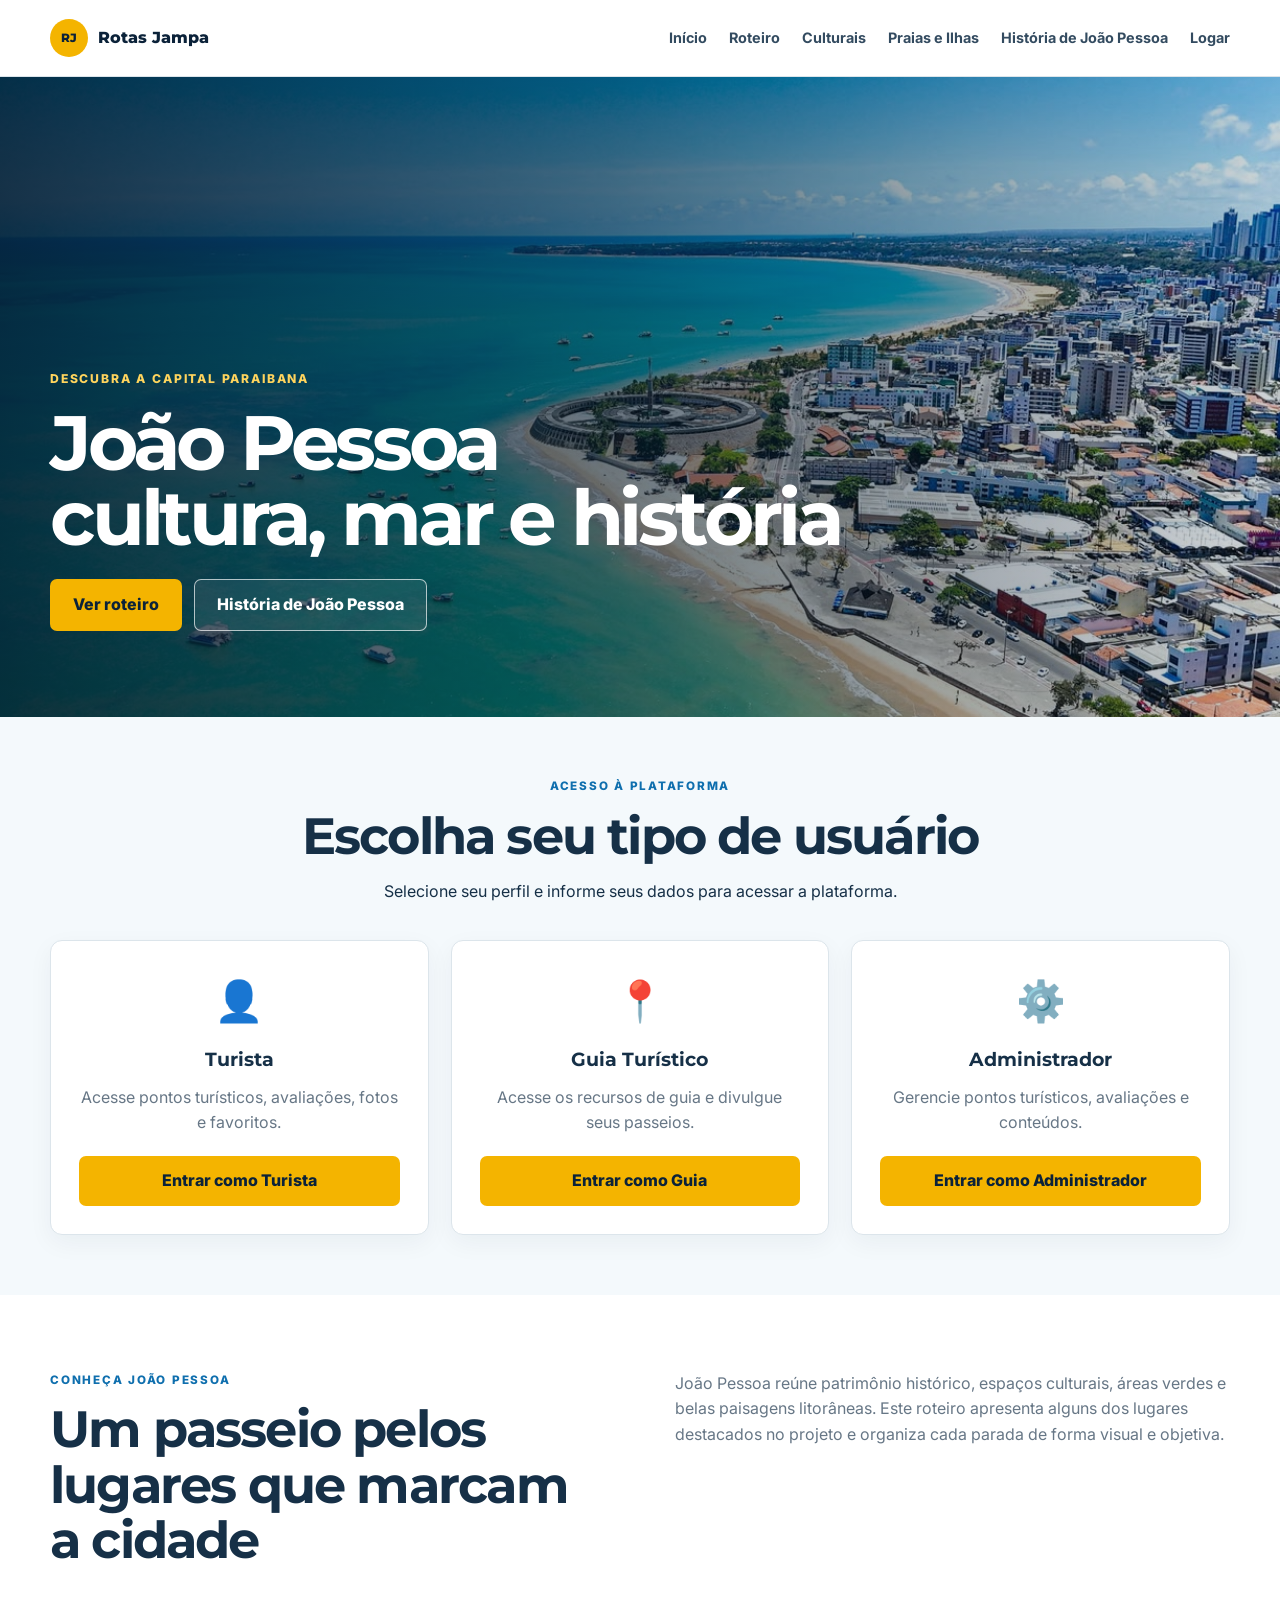
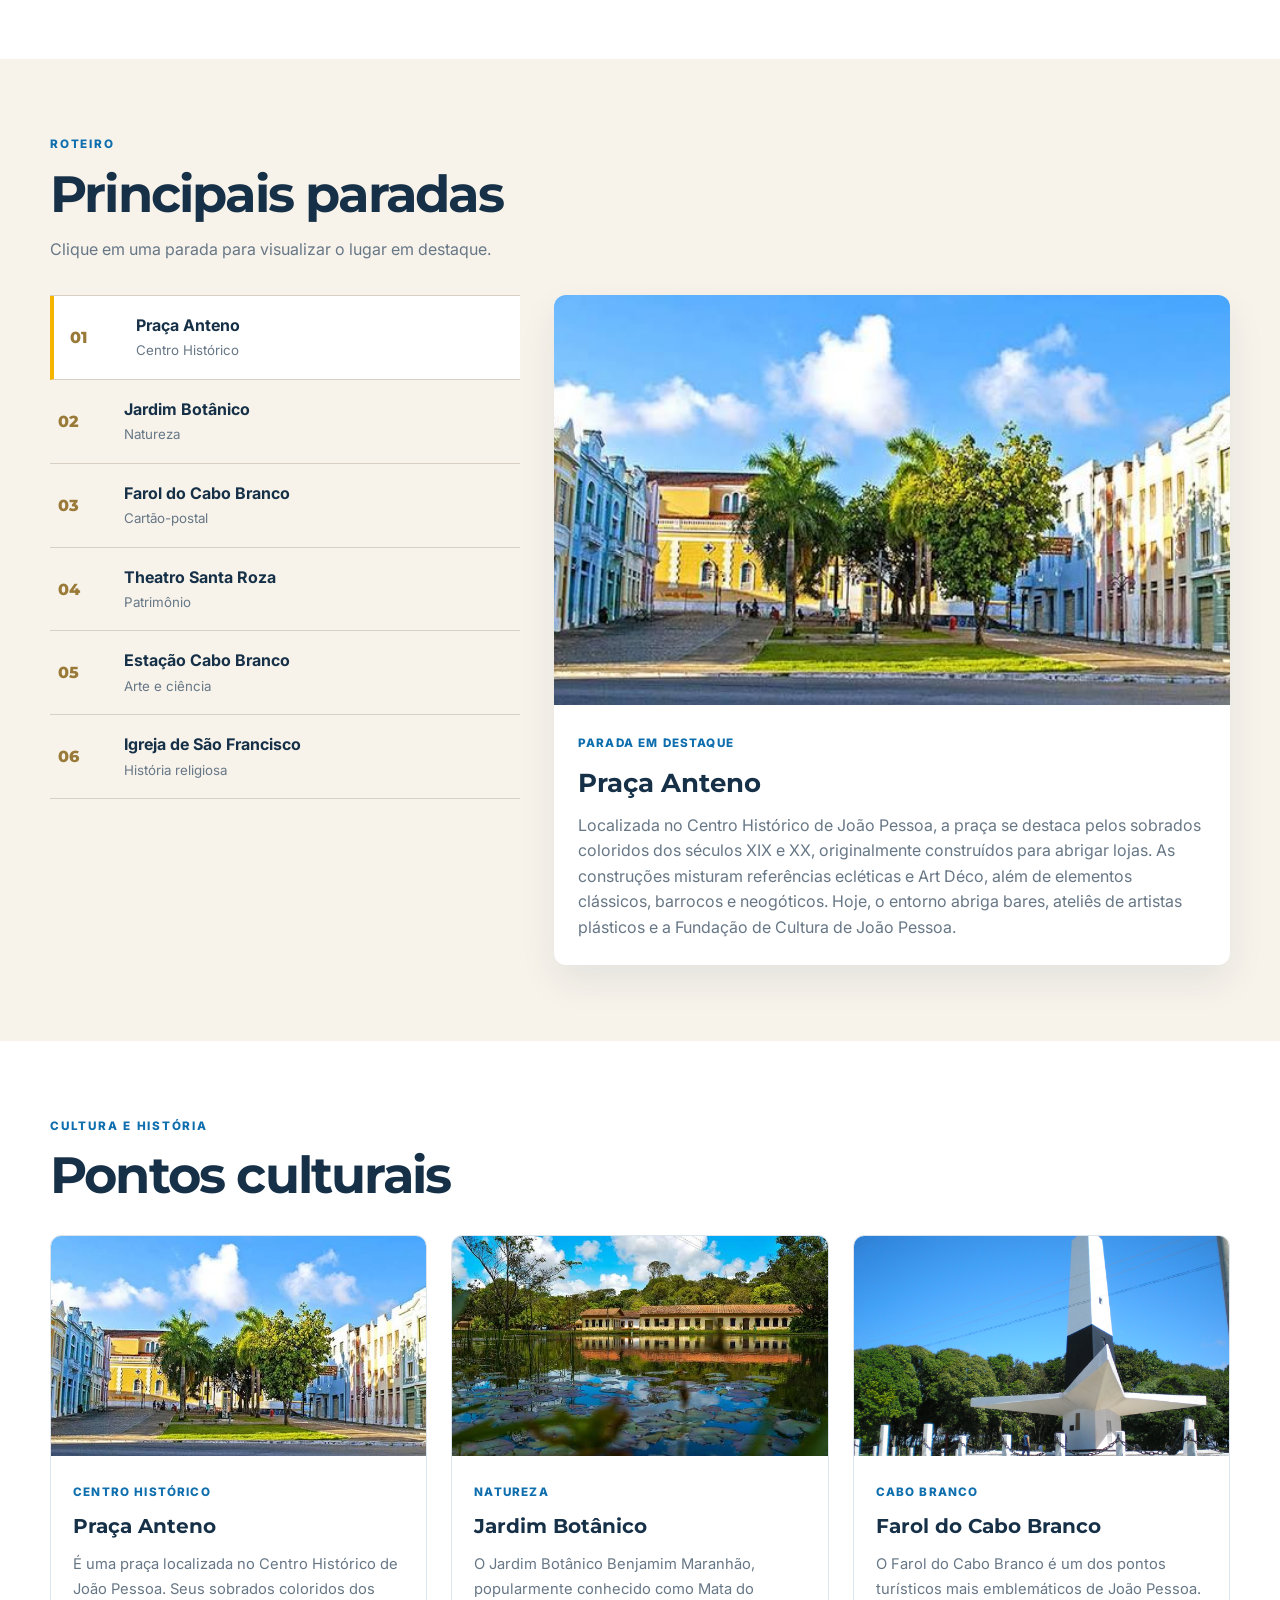
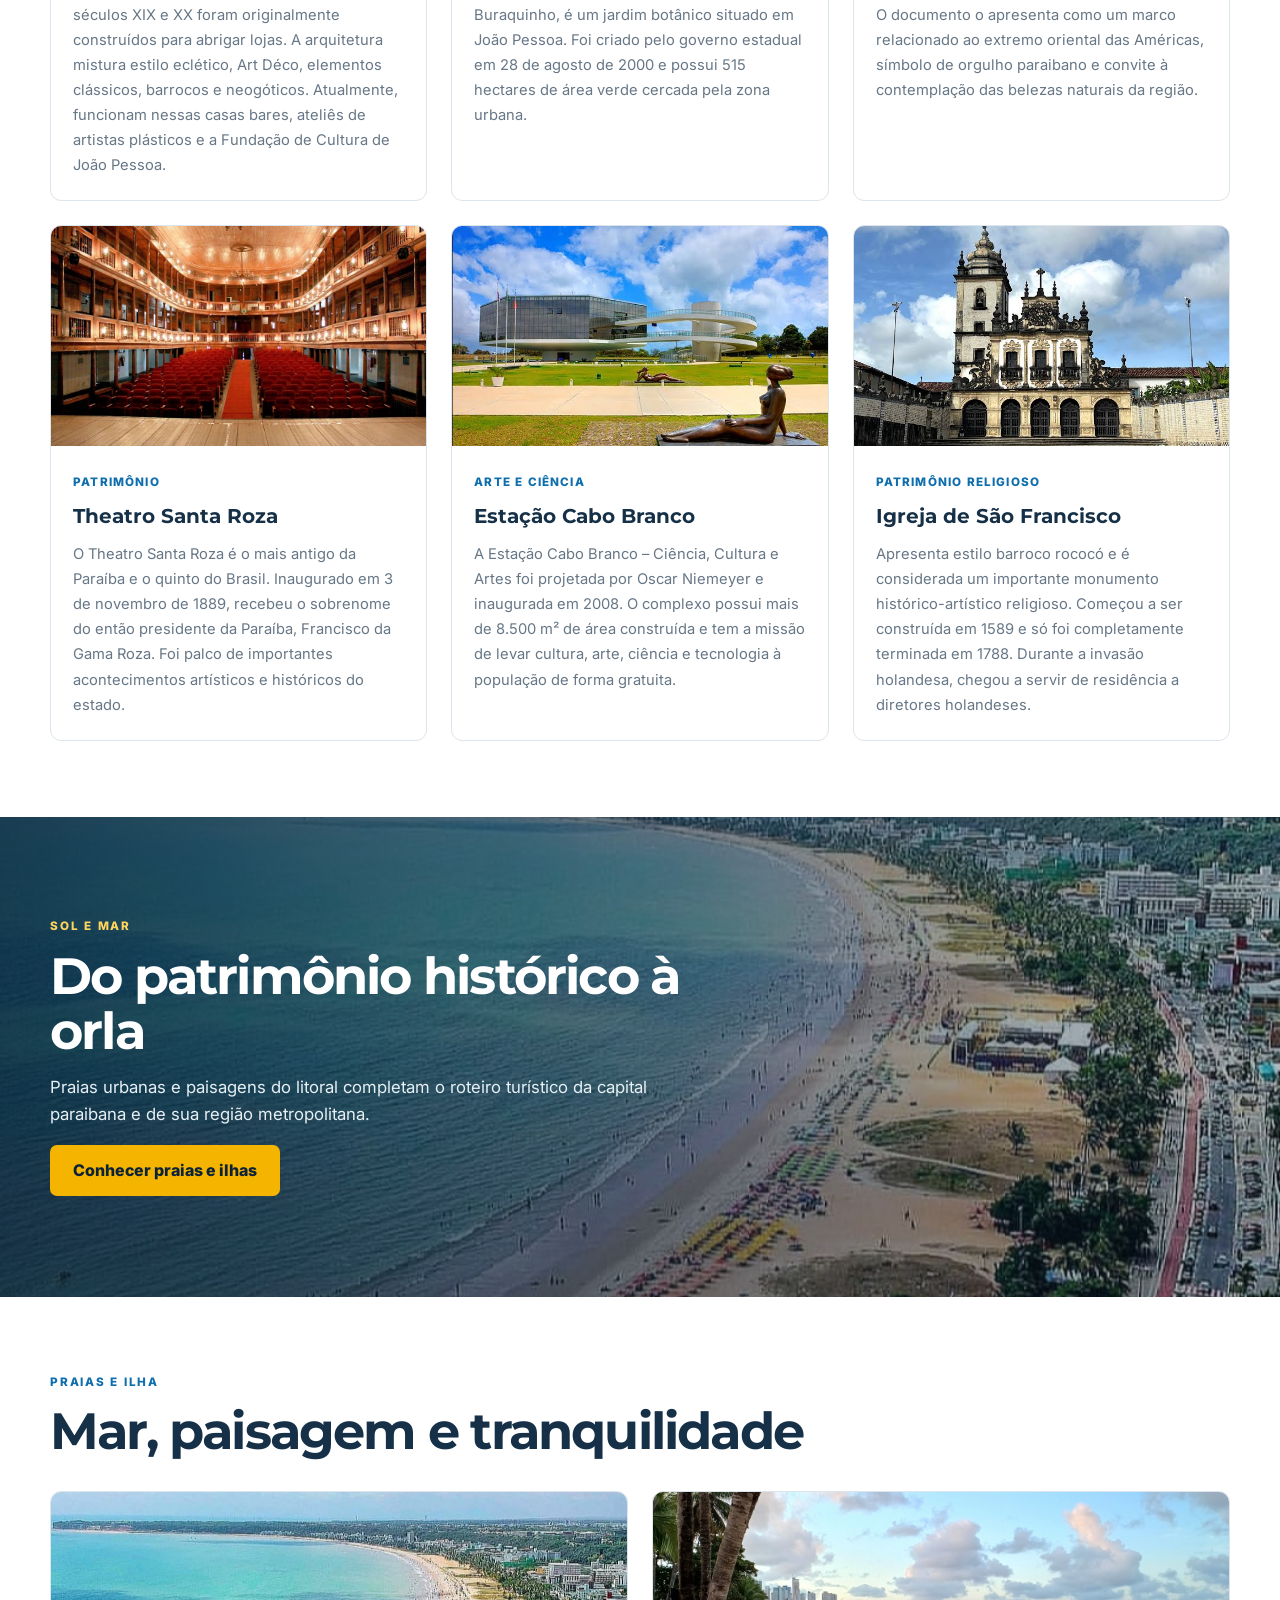
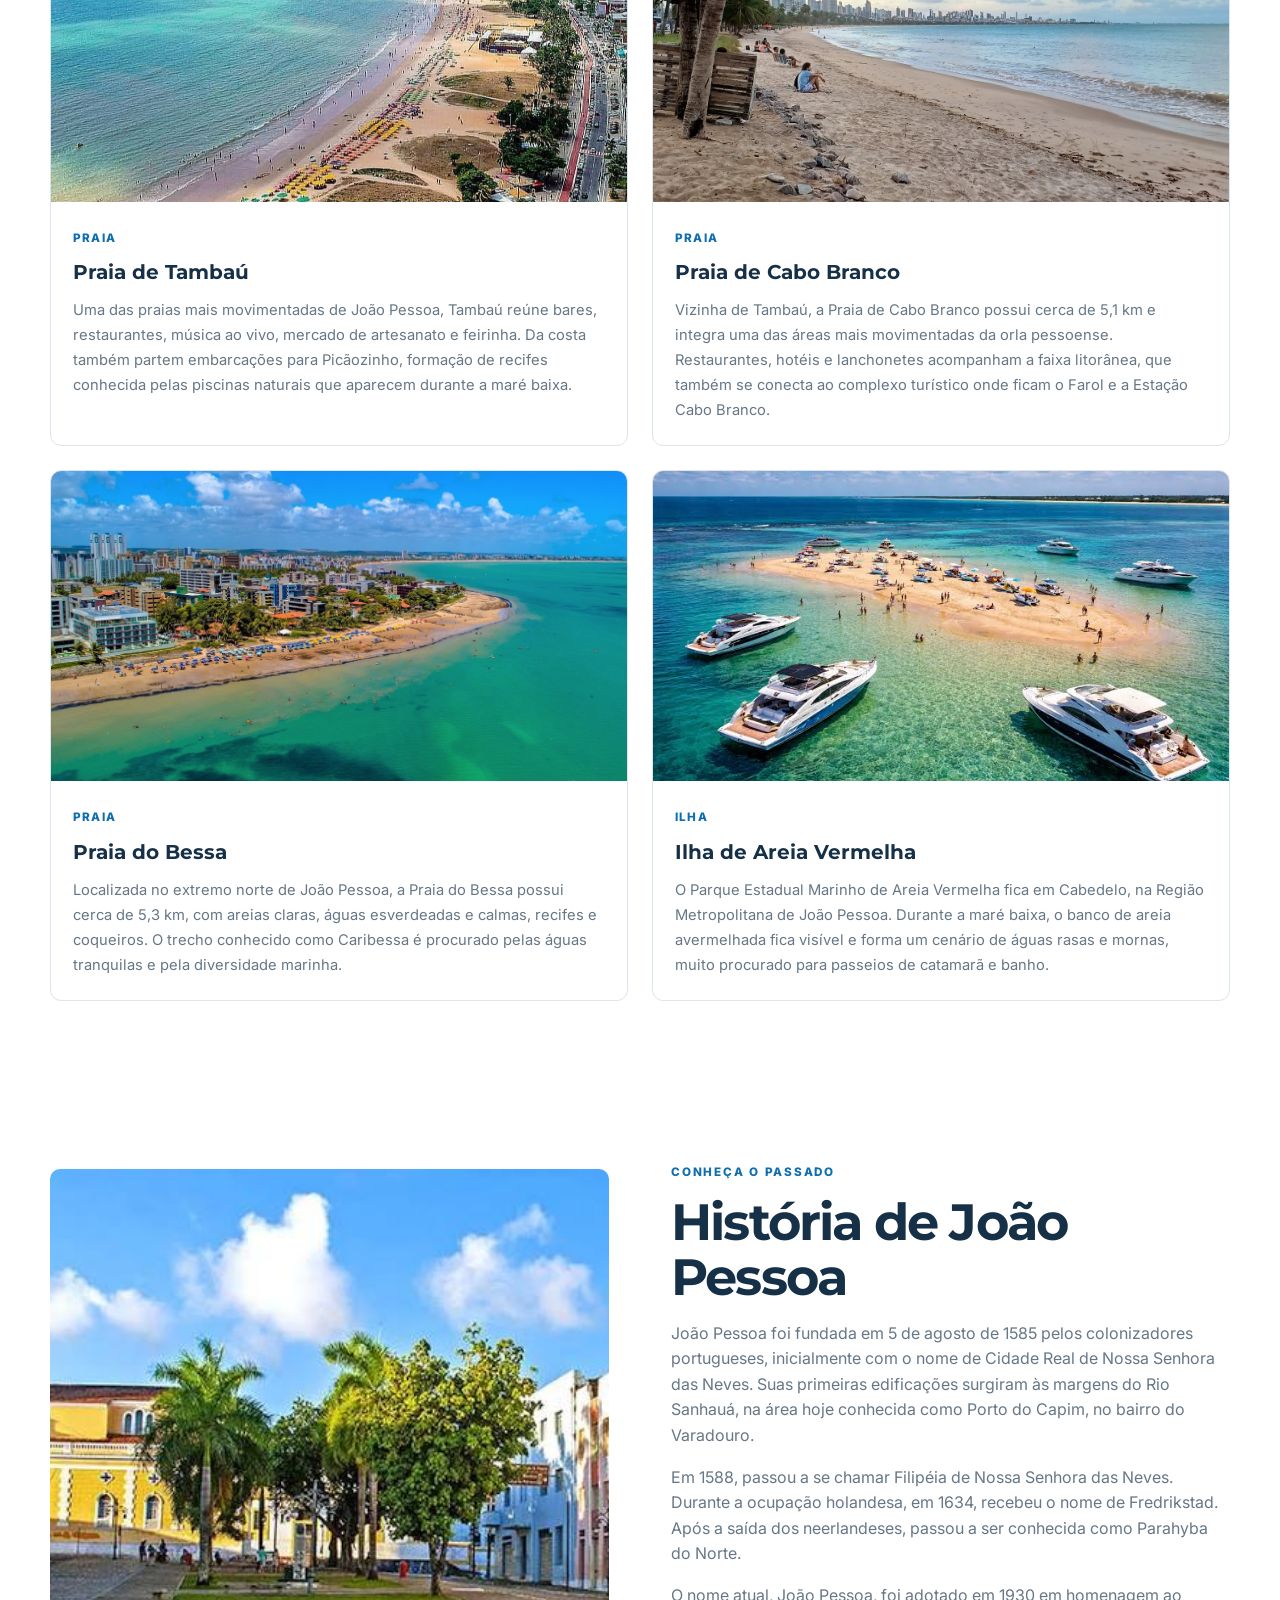
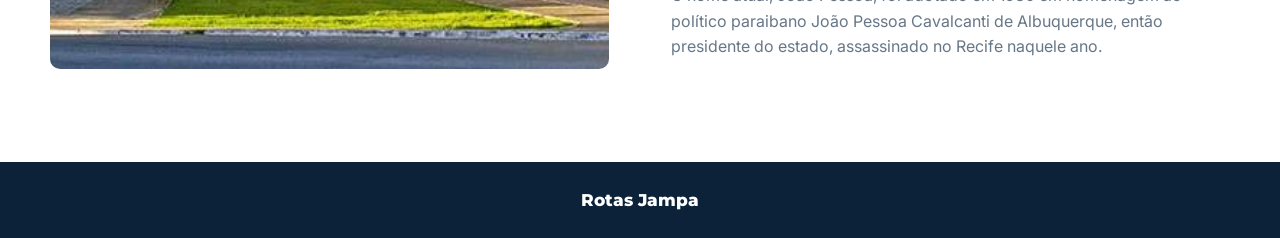
<file: turista.html>
<!DOCTYPE html>
<html lang="pt-BR">
<head>
  <meta charset="UTF-8">
  <meta name="viewport" content="width=device-width, initial-scale=1.0">
  <meta name="description" content="Área do turista: busque, favorite e avalie os pontos turísticos de João Pessoa.">
  <title>Área do Turista | Rotas Jampa</title>
  <link rel="stylesheet" href="style.css">
  <link rel="icon" href="img/WhatsApp Image 2026-09-06 at 20.38.51.jpeg" type="image/jpeg">
</head>
<body>
  <header class="site-header">
    <div class="container header-inner">
      <a class="brand" href="index.html">
        <span class="brand-mark">RJ</span>
        <span>Rotas Jampa</span>
      </a>
      <button class="menu-toggle" type="button" aria-expanded="false" aria-controls="menu">Menu</button>
      <nav class="primary-nav" id="menu">
        <a href="index.html">Início</a>
        <a href="#lugares">Buscar lugares</a>
        <a href="#detalhes">Detalhes</a>
        <a href="#passeios">Passeios</a>
        <button class="nav-logout" id="logout" type="button">Sair</button>
      </nav>
    </div>
  </header>
  <main>
    <section class="panel-hero">
      <div class="container">
        <span class="eyebrow light">Área do Turista</span>
        <h1>Olá, <span id="user-name">turista</span>!</h1>
        <p>Busque lugares, veja o que está perto de você, favorite os que quer visitar e conte como foi a sua visita.</p>
      </div>
    </section>
    <section class="section route-section" id="lugares">
      <div class="container">
        <div class="section-title">
          <span class="eyebrow">Mapa de João Pessoa</span>
          <h2>Encontre um lugar</h2>
          <p>Busque por nome, região ou categoria e use os filtros para achar lugares do seu jeito.</p>
        </div>
        <form class="panel-card filter-bar" id="filters">
          <div class="form-field search-field">
            <label for="search">Buscar</label>
            <input id="search" type="search" placeholder="Nome, região ou categoria">
          </div>
          <div class="form-field">
            <label for="type-filter">Categoria</label>
            <select id="type-filter"></select>
          </div>
          <div class="form-field">
            <label for="region-filter">Região</label>
            <select id="region-filter"></select>
          </div>
          <div class="form-field">
            <label for="cost-filter">Custo</label>
            <select id="cost-filter"></select>
          </div>
          <div class="form-field">
            <label for="distance-filter">Distância</label>
            <select id="distance-filter" disabled>
              <option value="todas">Qualquer distância</option>
              <option value="1">Até 1 km</option>
              <option value="3">Até 3 km</option>
              <option value="5">Até 5 km</option>
              <option value="10">Até 10 km</option>
            </select>
          </div>
          <div class="filter-checks">
            <label class="check-item"><input id="accessible-filter" type="checkbox"> Somente acessíveis</label>
            <label class="check-item"><input id="favorite-filter" type="checkbox"> Somente favoritos</label>
          </div>
        </form>
        <div class="location-bar">
          <p id="location-status">Informe sua localização para ver a distância até cada lugar.</p>
          <div class="table-actions">
            <button class="button outline small" id="locate" type="button">Usar minha localização</button>
            <button class="button outline small" id="pick-location" type="button">Marcar no mapa</button>
          </div>
        </div>
        <div class="panel-layout">
          <div class="map-card">
            <div class="map" id="map">
              <img src="img/mapa-jampa.svg" alt="Mapa ilustrado de João Pessoa">
            </div>
            <div class="map-legend">
              <span><i class="aprovado"></i>Ponto turístico</span>
              <span><i class="user"></i>Você está aqui</span>
            </div>
          </div>
          <div>
            <div class="list-toolbar">
              <h3>Lugares</h3>
              <small id="result-count"></small>
            </div>
            <div class="place-list" id="place-list"></div>
          </div>
        </div>
      </div>
    </section>
    <section class="section detail-section" id="detalhes">
      <div class="container" id="place-detail"></div>
    </section>
    <section class="section route-section" id="passeios">
      <div class="container">
        <div class="section-title">
          <span class="eyebrow">Com guias locais</span>
          <h2>Passeios guiados</h2>
          <p>Passeios divulgados pelos guias da plataforma. Fale direto com o guia para reservar.</p>
        </div>
        <div class="tour-list" id="tour-list"></div>
      </div>
    </section>
  </main>
  <footer class="site-footer">
    <div class="container footer-simple">Rotas Jampa</div>
  </footer>
  <script src="shared.js"></script>
  <script src="turista.js"></script>
</body>
</html>
</file>
<file: style.css>
@import url('https://fonts.googleapis.com/css2?family=Inter:wght@400;500;600;700&family=Montserrat:wght@600;700;800&display=swap');

:root {
  --navy: #0b2239;
  --blue: #0f6fae;
  --sky: #eaf5fb;
  --yellow: #f4b400;
  --sand: #f7f3eb;
  --white: #ffffff;
  --ink: #163047;
  --muted: #677786;
  --line: #dce5eb;
}
* {
  box-sizing: border-box;
}

html {
  scroll-behavior: smooth;
}
body {
  margin: 0;
  color: var(--ink);
  background: #fff;
  font: 1rem/1.6 Inter, Arial, sans-serif;
}

img {
  display: block;
  width: 100%;
}

a {
  color: inherit;
  text-decoration: none;
}

button,
select {
  font: inherit;
}

h1,
h2,
h3,
.brand {
  font-family: Montserrat, Arial, sans-serif;
}

h1,
h2,
h3,
p {
  margin-top: 0;
}

.container {
  width: min(1180px, calc(100% - 40px));
  margin-inline: auto;
}

.site-header {
  position: sticky;
  top: 0;
  z-index: 30;
  background: rgba(255, 255, 255, 0.95);
  backdrop-filter: blur(12px);
  border-bottom: 1px solid var(--line);
}

.header-inner {
  min-height: 76px;
  display: flex;
  align-items: center;
  justify-content: space-between;
  gap: 28px;
}

.brand {
  display: flex;
  align-items: center;
  gap: 10px;
  color: var(--navy);
  font-weight: 800;
}

.brand-mark {
  width: 38px;
  height: 38px;
  display: grid;
  place-items: center;
  border-radius: 50%;
  background: var(--yellow);
  color: var(--navy);
  font-size: 0.72rem;
}

.primary-nav {
  display: flex;
  align-items: center;
  gap: 22px;
}

.primary-nav a {
  color: #334b60;
  font-size: 0.9rem;
  font-weight: 700;
}

.primary-nav a:hover {
  color: var(--blue);
}

.menu-toggle {
  display: none;
  padding: 9px 14px;
  border: 1px solid var(--line);
  border-radius: 8px;
  background: #fff;
  color: var(--navy);
  cursor: pointer;
}

.hero {
  position: relative;
  min-height: 640px;
  display: flex;
  align-items: end;
  overflow: hidden;
  background: var(--navy);
}

.hero > img {
  position: absolute;
  inset: 0;
  height: 100%;
  object-fit: cover;
}

.hero-overlay {
  position: absolute;
  inset: 0;
  background: linear-gradient(90deg, rgba(5, 24, 42, 0.86), rgba(5, 24, 42, 0.58) 48%, rgba(5, 24, 42, 0.18));
}

.hero-content {
  position: relative;
  z-index: 2;
  padding-top: 120px;
  padding-bottom: 86px;
  color: #fff;
}

.hero-kicker {
  display: inline-block;
  margin-bottom: 16px;
  color: #ffd45d;
  font-size: 0.76rem;
  font-weight: 800;
  letter-spacing: 0.15em;
  text-transform: uppercase;
}

.hero h1 {
  max-width: 850px;
  margin-bottom: 24px;
  font-size: clamp(3rem, 6vw, 5.7rem);
  line-height: 0.98;
  letter-spacing: -0.055em;
}

.hero h1 strong {
  color: #fff;
  font-weight: 700;
}

.hero-actions {
  display: flex;
  flex-wrap: wrap;
  gap: 12px;
}

.button {
  min-height: 50px;
  display: inline-flex;
  align-items: center;
  justify-content: center;
  padding: 12px 22px;
  border: 1px solid transparent;
  border-radius: 7px;
  font-weight: 800;
  cursor: pointer;
  transition: 0.2s;
}

.button:hover {
  transform: translateY(-2px);
}

[hidden] {
  display: none !important;
}

.button.primary {
  background: var(--yellow);
  color: var(--navy);
}

.button.ghost {
  border-color: #ffffffaa;
  background: #ffffff14;
  color: #fff;
}

 .access-section {
  padding: 60px 0;
  background: #f4f9fc;
}

.access-title {
  max-width: 700px;
  margin: 0 auto 35px;
  text-align: center;
}

.profile-grid {
  display: grid;
  grid-template-columns: repeat(3, 1fr);
  gap: 22px;
}

.profile-card {
  padding: 28px;
  text-align: center;
  background: #fff;
  border: 1px solid var(--line);
  border-radius: 12px;
  box-shadow: 0 8px 24px #112a3b0d;
}

.profile-icon {
  font-size: 2.5rem;
  margin-bottom: 12px;
}

.profile-card h3 {
  margin-bottom: 10px;
}

.profile-card p {
  color: var(--muted);
  margin-bottom: 20px;
}

.profile-button {
  width: 100%;
  background: var(--yellow);
  color: var(--navy);
  border: none;
}

.section {
  padding: 76px 0;
}

.split {
  display: grid;
  grid-template-columns: 1fr 1fr;
  align-items: start;
  gap: 70px;
}

.eyebrow {
  display: block;
  margin-bottom: 12px;
  color: var(--blue);
  font-size: 0.73rem;
  font-weight: 800;
  letter-spacing: 0.15em;
  text-transform: uppercase;
}

.eyebrow.light {
  color: #ffd45d;
}

h2 {
  margin-bottom: 16px;
  font-size: clamp(2rem, 4vw, 3.2rem);
  line-height: 1.08;
  letter-spacing: -0.035em;
}

.split p,
.section-title p,
.tour-card p,
.route-preview-content p,
.history-copy p {
  color: var(--muted);
}

.section-title {
  margin-bottom: 32px;
}

.section-title p {
  margin-bottom: 0;
}

.route-section {
  background: var(--sand);
}

.route-layout {
  display: grid;
  grid-template-columns: 0.82fr 1.18fr;
  align-items: start;
  gap: 34px;
}

.route-list {
  display: flex;
  flex-direction: column;
  border-top: 1px solid #d8d0c4;
}

.route-item {
  display: grid;
  grid-template-columns: 54px 1fr;
  align-items: center;
  gap: 12px;
  padding: 17px 8px;
  border: 0;
  border-bottom: 1px solid #d8d0c4;
  background: transparent;
  color: var(--ink);
  text-align: left;
  cursor: pointer;
}

.route-item > span {
  color: #9a7a38;
  font: 800 1rem Montserrat;
}

.route-item strong {
  display: block;
}

.route-item small {
  display: block;
  margin-top: 2px;
  color: var(--muted);
}

.route-item.active {
  padding-left: 16px;
  border-left: 4px solid var(--yellow);
  background: #fff;
}

.route-preview {
  margin: 0;
  overflow: hidden;
  border-radius: 12px;
  background: #fff;
  box-shadow: 0 16px 36px #112a3b14;
}

.route-preview img {
  height: 410px;
  object-fit: cover;
}

.route-preview-content {
  padding: 24px;
}

.route-preview-content > span,
.tour-card span {
  color: var(--blue);
  font-size: 0.73rem;
  font-weight: 800;
  letter-spacing: 0.1em;
  text-transform: uppercase;
}

.route-preview-content h3 {
  margin: 8px 0;
  font-size: 1.65rem;
}

.route-preview-content p {
  margin-bottom: 0;
}

.tour-grid {
  display: grid;
  grid-template-columns: repeat(3, 1fr);
  gap: 24px;
}

.tour-card {
  overflow: hidden;
  border: 1px solid var(--line);
  border-radius: 11px;
  background: #fff;
  transition: 0.2s;
}

.tour-card:hover {
  transform: translateY(-5px);
  box-shadow: 0 14px 32px #122c3e14;
}

.tour-card img {
  height: 220px;
  object-fit: cover;
}

.tour-card > div {
  padding: 22px;
}

.tour-card h3 {
  margin: 8px 0 10px;
  font-size: 1.22rem;
}

.tour-card p {
  margin-bottom: 0;
  font-size: 0.92rem;
  line-height: 1.7;
}

.beach-grid {
  grid-template-columns: repeat(2, 1fr);
}

.tour-card.large img {
  height: 310px;
}

.feature-banner {
  position: relative;
  min-height: 480px;
  display: flex;
  align-items: center;
  overflow: hidden;
}

.feature-banner > img {
  position: absolute;
  inset: 0;
  height: 100%;
  object-fit: cover;
}

.feature-overlay {
  position: absolute;
  inset: 0;
  background: linear-gradient(90deg, rgba(7, 32, 52, 0.82), rgba(7, 32, 52, 0.25));
}

.feature-content {
  position: relative;
  z-index: 2;
  padding: 80px 0;
  color: #fff;
}

.feature-content h2 {
  max-width: 700px;
}

.feature-content p {
  max-width: 600px;
  color: #e7f0f5;
  font-size: 1.05rem;
}

.history-section {
  padding: 86px 0;
}

.history-layout {
  display: grid;
  grid-template-columns: 1fr 1fr;
  align-items: center;
  gap: 62px;
}

.history-image img {
  height: 500px;
  border-radius: 10px;
  object-fit: cover;
}

.site-footer {
  padding: 28px 0;
  background: var(--navy);
  color: #fff;
}

.footer-simple {
  text-align: center;
  font: 800 1.05rem Montserrat, Arial, sans-serif;
}


.login-box {
  display: none;
  max-width: 500px;
  margin: 35px auto 0;
  padding: 28px;
  background: #fff;
  border: 1px solid var(--line);
  border-radius: 12px;
  box-shadow: 0 8px 24px #112a3b0d;
}

.login-box.active {
  display: block;
}

.login-header {
  display: flex;
  align-items: flex-start;
  justify-content: space-between;
  gap: 20px;
}

.login-header h3 {
  margin-bottom: 20px;
  font-size: 1.5rem;
}

#close-login {
  border: 0;
  background: transparent;
  color: var(--muted);
  font-size: 1.8rem;
  cursor: pointer;
}

#login-fields {
  display: flex;
  flex-direction: column;
  gap: 15px;
}

.login-field {
  display: flex;
  flex-direction: column;
  gap: 6px;
}

.login-field label {
  font-weight: 700;
}

.login-field input {
  width: 100%;
  padding: 12px;
  border: 1px solid var(--line);
  border-radius: 8px;
  outline: none;
}

.login-field input:focus {
  border-color: var(--blue);
}

.login-submit {
  width: 100%;
  margin-top: 20px;
  border: 0;
}

.nav-logout {
  padding: 8px 18px;
  border: 1px solid var(--line);
  border-radius: 7px;
  background: #fff;
  color: var(--navy);
  font-size: 0.9rem;
  font-weight: 700;
  cursor: pointer;
}

.nav-logout:hover {
  border-color: var(--blue);
  color: var(--blue);
}

.panel-hero {
  padding: 64px 0 56px;
  background: linear-gradient(90deg, var(--navy), #13406a);
  color: #fff;
}

.panel-hero h1 {
  margin-bottom: 12px;
  font-size: clamp(2.2rem, 4.5vw, 3.4rem);
  line-height: 1.05;
  letter-spacing: -0.04em;
}

.panel-hero p {
  max-width: 640px;
  margin-bottom: 0;
  color: #e7f0f5;
}

.detail-section {
  scroll-margin-top: 76px;
}

.panel-layout {
  display: grid;
  grid-template-columns: 1fr 1fr;
  align-items: start;
  gap: 34px;
}

.panel-card,
.map-card {
  padding: 24px;
  background: #fff;
  border: 1px solid var(--line);
  border-radius: 12px;
  box-shadow: 0 8px 24px #112a3b0d;
}

.map-card {
  position: sticky;
  top: 96px;
  padding: 14px;
}

.map {
  position: relative;
  aspect-ratio: 3 / 4;
  overflow: hidden;
  border-radius: 8px;
  background: var(--sky);
}

.map > img {
  height: 100%;
  object-fit: cover;
  pointer-events: none;
  user-select: none;
}

.map.pickable {
  cursor: crosshair;
}

.map.pickable .map-pin {
  pointer-events: none;
}

.map-pin {
  position: absolute;
  z-index: 2;
  width: 20px;
  height: 20px;
  padding: 0;
  border: 3px solid #fff;
  border-radius: 50%;
  background: var(--blue);
  box-shadow: 0 4px 10px #0b223940;
  transform: translate(-50%, -50%);
  cursor: pointer;
  transition: 0.2s;
}

.map-pin:hover,
.map-pin.active {
  z-index: 3;
  transform: translate(-50%, -50%) scale(1.25);
}

.map-pin.active {
  background: var(--navy);
}

.map-pin.pendente {
  background: var(--yellow);
}

.map-pin.rejeitado {
  background: #a3adb6;
}

.map-pin.draft {
  z-index: 4;
  background: #e0523f;
  animation: pin-pulse 1.4s infinite;
}

.map-pin::after {
  content: attr(data-name);
  position: absolute;
  left: 50%;
  bottom: calc(100% + 8px);
  padding: 4px 9px;
  border-radius: 6px;
  background: var(--navy);
  color: #fff;
  font: 700 0.72rem Inter, Arial, sans-serif;
  white-space: nowrap;
  transform: translateX(-50%);
  opacity: 0;
  pointer-events: none;
  transition: 0.2s;
}

.map-pin:hover::after,
.map-pin.active::after,
.map-pin.draft::after {
  opacity: 1;
}

@keyframes pin-pulse {
  50% {
    box-shadow: 0 0 0 10px #e0523f33;
  }
}

.map-hint {
  margin: 12px 0 0;
  color: var(--muted);
  font-size: 0.9rem;
}

.map-hint strong {
  color: var(--navy);
}

.map-legend {
  display: flex;
  flex-wrap: wrap;
  gap: 6px 18px;
  margin-top: 12px;
  color: var(--muted);
  font-size: 0.85rem;
}

.map-legend span {
  display: flex;
  align-items: center;
  gap: 6px;
}

.map-legend i {
  width: 12px;
  height: 12px;
  border-radius: 50%;
  background: var(--blue);
}

.map-legend i.pendente {
  background: var(--yellow);
}

.map-legend i.rejeitado {
  background: #a3adb6;
}

.map-legend i.draft {
  background: #e0523f;
}

.list-toolbar {
  display: flex;
  align-items: center;
  justify-content: space-between;
  gap: 12px;
  margin-bottom: 16px;
}

.list-toolbar h3 {
  margin: 0;
}

.list-toolbar select {
  padding: 9px 12px;
  border: 1px solid var(--line);
  border-radius: 8px;
  background: #fff;
  color: var(--ink);
}

.place-list,
.manage-list {
  display: flex;
  flex-direction: column;
  gap: 12px;
}

.place-item {
  display: grid;
  grid-template-columns: 84px 1fr;
  align-items: center;
  gap: 14px;
  padding: 10px;
  border: 1px solid var(--line);
  border-radius: 10px;
  background: #fff;
  color: var(--ink);
  text-align: left;
  cursor: pointer;
  transition: 0.2s;
}

.place-item:hover {
  border-color: var(--blue);
}

.place-item.active {
  border-left: 4px solid var(--yellow);
  box-shadow: 0 8px 24px #112a3b14;
}

.place-item img {
  height: 70px;
  border-radius: 7px;
  object-fit: cover;
}

.place-item strong,
.place-item small {
  display: block;
}

.place-item small {
  color: var(--muted);
}

.rating {
  color: var(--muted);
  font-size: 0.85rem;
  font-weight: 700;
}

.stars {
  color: var(--yellow);
  letter-spacing: 0.08em;
}

.detail-layout,
.review-layout {
  display: grid;
  grid-template-columns: 1fr 1fr;
  align-items: start;
  gap: 40px;
}

.review-layout {
  margin-top: 48px;
}

.detail-image {
  height: 380px;
  border-radius: 12px;
  object-fit: cover;
}

.detail-layout p,
.detail-author {
  color: var(--muted);
}

.rating-summary {
  display: flex;
  align-items: center;
  gap: 8px;
  margin-bottom: 16px;
  font-size: 1.1rem;
}

.rating-summary small {
  color: var(--muted);
  font-size: 0.9rem;
}

.star-input {
  display: inline-flex;
  flex-direction: row-reverse;
  gap: 4px;
  margin-bottom: 18px;
}

.star-input input {
  position: absolute;
  width: 1px;
  height: 1px;
  opacity: 0;
}

.star-input label {
  color: var(--line);
  font-size: 2.2rem;
  line-height: 1;
  cursor: pointer;
  transition: 0.15s;
}

.star-input label:hover,
.star-input label:hover ~ label,
.star-input input:checked ~ label {
  color: var(--yellow);
}

.star-input input:focus-visible + label {
  outline: 2px solid var(--blue);
  outline-offset: 2px;
  border-radius: 4px;
}

.form-grid {
  display: grid;
  grid-template-columns: 1fr 1fr;
  gap: 0 16px;
}

.form-field {
  display: flex;
  flex-direction: column;
  gap: 6px;
  margin-bottom: 15px;
}

.form-field label {
  font-weight: 700;
}

.form-field input,
.form-field select,
.form-field textarea {
  width: 100%;
  padding: 12px;
  border: 1px solid var(--line);
  border-radius: 8px;
  background: #fff;
  color: var(--ink);
  font: inherit;
  outline: none;
}

.form-field textarea {
  resize: vertical;
}

.form-field input:focus,
.form-field select:focus,
.form-field textarea:focus {
  border-color: var(--blue);
}

.form-actions {
  display: flex;
  flex-wrap: wrap;
  gap: 10px;
  margin-top: 6px;
}

.button.outline {
  border-color: var(--line);
  background: #fff;
  color: var(--navy);
}

.button.outline:hover {
  border-color: var(--blue);
  color: var(--blue);
}

.button.danger {
  background: #fdecea;
  color: #b3261e;
}

.button.small {
  min-height: 36px;
  padding: 6px 14px;
  font-size: 0.85rem;
}

.review-list {
  display: flex;
  flex-direction: column;
  gap: 14px;
}

.review-item {
  padding: 18px;
  border: 1px solid var(--line);
  border-radius: 10px;
  background: #fff;
}

.review-head {
  display: flex;
  align-items: center;
  justify-content: space-between;
  gap: 12px;
}

.review-item p {
  margin: 8px 0;
  color: var(--muted);
}

.review-item small {
  color: var(--muted);
}

.empty {
  margin: 0;
  padding: 26px;
  border: 1px dashed #c9d5de;
  border-radius: 10px;
  color: var(--muted);
  text-align: center;
}

.status-badge {
  display: inline-block;
  padding: 3px 10px;
  border-radius: 999px;
  font-size: 0.7rem;
  font-weight: 800;
  letter-spacing: 0.08em;
  text-transform: uppercase;
  white-space: nowrap;
}

.status-badge.aprovado {
  background: #e3f4ea;
  color: #1d7a46;
}

.status-badge.pendente {
  background: #fff4d6;
  color: #9a6b00;
}

.status-badge.rejeitado {
  background: #fdecea;
  color: #b3261e;
}

.manage-grid {
  display: grid;
  grid-template-columns: repeat(2, 1fr);
  gap: 20px;
}

.manage-card {
  display: grid;
  grid-template-columns: 130px 1fr;
  gap: 18px;
  padding: 16px;
  border: 1px solid var(--line);
  border-radius: 11px;
  background: #fff;
  transition: 0.2s;
}

.manage-card.active {
  border-left: 4px solid var(--yellow);
  box-shadow: 0 8px 24px #112a3b14;
}

.manage-card img {
  height: 100%;
  min-height: 120px;
  border-radius: 8px;
  object-fit: cover;
}

.manage-card h3 {
  margin: 8px 0 2px;
  font-size: 1.12rem;
}

.manage-card small {
  display: block;
  color: var(--muted);
}

.manage-card p {
  display: -webkit-box;
  margin: 10px 0 12px;
  overflow: hidden;
  color: var(--muted);
  font-size: 0.9rem;
  -webkit-line-clamp: 3;
  -webkit-box-orient: vertical;
}

.manage-card .reject-reason {
  display: block;
  padding: 8px 12px;
  border-left: 3px solid #b3261e;
  border-radius: 4px;
  background: #fdecea;
  color: #7a1c16;
}

.table-actions {
  display: flex;
  flex-wrap: wrap;
  gap: 8px;
}

.stats-grid {
  display: grid;
  grid-template-columns: repeat(auto-fit, minmax(160px, 1fr));
  gap: 18px;
  margin-bottom: 34px;
}

.stat-card {
  padding: 22px;
  background: #fff;
  border: 1px solid var(--line);
  border-radius: 12px;
  box-shadow: 0 8px 24px #112a3b0d;
}

.stat-card strong {
  display: block;
  color: var(--navy);
  font: 800 2.2rem/1.1 Montserrat, Arial, sans-serif;
}

.stat-card span {
  color: var(--muted);
  font-size: 0.9rem;
  font-weight: 600;
}

.tabs {
  display: flex;
  flex-wrap: wrap;
  gap: 4px;
  margin-bottom: 26px;
  border-bottom: 1px solid #d8d0c4;
}

.tab-button {
  margin-bottom: -1px;
  padding: 12px 18px;
  border: 0;
  border-bottom: 3px solid transparent;
  background: transparent;
  color: var(--muted);
  font-weight: 800;
  cursor: pointer;
}

.tab-button.active {
  border-color: var(--yellow);
  color: var(--navy);
}

.tab-panel {
  display: none;
}

.tab-panel.active {
  display: block;
}

.table-wrapper {
  overflow-x: auto;
  border: 1px solid var(--line);
  border-radius: 12px;
  background: #fff;
}

.data-table {
  width: 100%;
  border-collapse: collapse;
  font-size: 0.92rem;
}

.data-table th,
.data-table td {
  padding: 14px 16px;
  border-bottom: 1px solid var(--line);
  text-align: left;
  vertical-align: middle;
}

.data-table th {
  background: #f4f9fc;
  color: var(--muted);
  font-size: 0.72rem;
  letter-spacing: 0.1em;
  text-transform: uppercase;
  white-space: nowrap;
}

.data-table tr:last-child td {
  border-bottom: 0;
}

.data-table td small {
  display: block;
  color: var(--muted);
}

.comment-cell {
  min-width: 220px;
  color: var(--muted);
}

.empty-cell {
  padding: 30px;
  color: var(--muted);
  text-align: center;
}

.toast {
  position: fixed;
  right: 20px;
  bottom: 20px;
  z-index: 50;
  max-width: 360px;
  padding: 14px 20px;
  border-left: 4px solid var(--yellow);
  border-radius: 8px;
  background: var(--navy);
  color: #fff;
  font-weight: 600;
  box-shadow: 0 14px 32px #0b223940;
  opacity: 0;
  transform: translateY(12px);
  pointer-events: none;
  transition: 0.3s;
}

.toast.show {
  opacity: 1;
  transform: none;
}

.filter-bar {
  display: grid;
  grid-template-columns: 2fr repeat(4, 1fr);
  align-items: end;
  gap: 0 16px;
  margin-bottom: 18px;
}

.filter-checks {
  grid-column: 1 / -1;
  display: flex;
  flex-wrap: wrap;
  gap: 8px 24px;
}

.check-item {
  display: flex;
  align-items: center;
  gap: 8px;
  font-weight: 600;
  cursor: pointer;
}

.check-item input {
  width: 18px;
  height: 18px;
  accent-color: var(--blue);
}

.check-group {
  margin: 0 0 15px;
  padding: 16px;
  border: 1px solid var(--line);
  border-radius: 8px;
}

.check-group legend {
  padding: 0 6px;
  font-weight: 700;
}

.check-list {
  display: grid;
  grid-template-columns: 1fr 1fr;
  gap: 10px 16px;
  font-size: 0.92rem;
}

.form-field select:disabled,
.form-field input:disabled {
  background: #f4f6f8;
  color: var(--muted);
  cursor: not-allowed;
}

.form-help {
  color: var(--muted);
  font-size: 0.92rem;
}

.location-bar {
  display: flex;
  flex-wrap: wrap;
  align-items: center;
  justify-content: space-between;
  gap: 12px 20px;
  margin-bottom: 26px;
}

.location-bar p {
  margin: 0;
  color: var(--muted);
}

.location-bar strong {
  color: var(--navy);
}

.map-pin.user {
  z-index: 4;
  width: 18px;
  height: 18px;
  background: #1d7a46;
  pointer-events: none;
  box-shadow: 0 0 0 6px #1d7a4633;
}

.map-pin.user::after {
  opacity: 1;
  background: #1d7a46;
}

.map-legend i.user {
  background: #1d7a46;
}

.favorite-mark {
  color: #e0523f;
}

.favorite-button {
  margin-bottom: 18px;
}

.info-grid {
  display: grid;
  grid-template-columns: 1fr 1fr;
  gap: 14px;
  margin: 0 0 22px;
  padding: 18px;
  border: 1px solid var(--line);
  border-radius: 10px;
  background: #f4f9fc;
}

.info-grid dt {
  color: var(--blue);
  font-size: 0.7rem;
  font-weight: 800;
  letter-spacing: 0.1em;
  text-transform: uppercase;
}

.info-grid dd {
  margin: 2px 0 0;
  font-weight: 600;
}

.info-grid small {
  display: block;
  color: var(--muted);
  font-weight: 400;
}

.cost-badge {
  font-weight: 800;
}

.cost-badge.gratuito {
  color: #1d7a46;
}

.cost-badge.pago {
  color: #9a6b00;
}

.cost-badge.nao-informado {
  color: var(--muted);
}

.detail-subtitle {
  margin-bottom: 8px;
  font-size: 1.1rem;
}

.link-button {
  padding: 0;
  border: 0;
  background: transparent;
  color: #b3261e;
  font-size: 0.85rem;
  font-weight: 700;
  cursor: pointer;
}

.photo-grid {
  display: grid;
  grid-template-columns: repeat(auto-fill, minmax(180px, 1fr));
  gap: 16px;
}

.photo-card {
  margin: 0;
  overflow: hidden;
  border: 1px solid var(--line);
  border-radius: 10px;
  background: #fff;
}

.photo-card img {
  height: 160px;
  object-fit: cover;
}

.photo-card figcaption {
  display: flex;
  flex-direction: column;
  align-items: flex-start;
  gap: 6px;
  padding: 12px;
}

.photo-card p {
  margin: 0;
  font-size: 0.9rem;
}

.photo-card small {
  color: var(--muted);
}

.admin-photos {
  grid-template-columns: repeat(auto-fill, minmax(240px, 1fr));
}

.tour-list {
  display: grid;
  grid-template-columns: repeat(auto-fill, minmax(320px, 1fr));
  gap: 20px;
}

.panel-layout .tour-list {
  grid-template-columns: 1fr;
}

.tour-item {
  padding: 24px;
  border: 1px solid var(--line);
  border-radius: 11px;
  background: #fff;
}

.tour-item h3 {
  margin-bottom: 8px;
  font-size: 1.22rem;
}

.tour-item > p {
  color: var(--muted);
  font-size: 0.92rem;
}

.tour-facts {
  display: grid;
  grid-template-columns: repeat(2, 1fr);
  gap: 10px;
  margin: 0 0 16px;
  padding: 0;
  list-style: none;
  font-size: 0.92rem;
}

.tour-facts strong {
  display: block;
  color: var(--blue);
  font-size: 0.7rem;
  letter-spacing: 0.1em;
  text-transform: uppercase;
}

.chip-list {
  display: flex;
  flex-wrap: wrap;
  gap: 8px;
  margin-bottom: 14px;
}

.chip {
  padding: 5px 12px;
  border: 1px solid #d8d0c4;
  border-radius: 999px;
  background: var(--sand);
  color: var(--ink);
  font-size: 0.82rem;
  font-weight: 700;
}

button.chip {
  cursor: pointer;
}

button.chip:hover {
  border-color: var(--yellow);
}

.tour-contact {
  margin-bottom: 14px;
  color: var(--muted);
  font-size: 0.92rem;
}

.tour-contact strong {
  color: var(--navy);
}

.detail-tours {
  margin-top: 48px;
}

.place-editor {
  margin-bottom: 34px;
  padding-bottom: 34px;
  border-bottom: 1px solid #d8d0c4;
}

.image-preview {
  max-height: 180px;
  margin-top: 8px;
  border-radius: 8px;
  object-fit: cover;
}

@media (max-width: 900px) {
  .menu-toggle {
    display: block;
  }

  .header-inner {
    flex-wrap: wrap;
    padding: 13px 0;
  }

  .primary-nav {
    width: 100%;
    display: none;
    flex-direction: column;
    align-items: stretch;
    gap: 0;
    padding-bottom: 10px;
  }

  .profile-grid {
    grid-template-columns: 1fr;
  }

  .primary-nav.is-open {
    display: flex;
  }

  .primary-nav a {
    padding: 10px 0;
    border-top: 1px solid var(--line);
  }

  .tour-grid {
    grid-template-columns: repeat(2, 1fr);
  }

  .split,
  .route-layout,
  .history-layout,
  .panel-layout,
  .detail-layout,
  .review-layout,
  .manage-grid {
    grid-template-columns: 1fr;
  }

  .nav-logout {
    margin-top: 10px;
  }

  .map-card {
    position: static;
    max-width: 520px;
  }

  .stats-grid {
    grid-template-columns: repeat(2, 1fr);
  }

  .filter-bar {
    grid-template-columns: 1fr 1fr;
  }

  .search-field {
    grid-column: 1 / -1;
  }
}

@media (max-width: 600px) {
  .container {
    width: calc(100% - 28px);
  }

  .hero {
    min-height: 520px;
  }

  .hero h1 {
    font-size: 2.8rem;
  }

  .section {
    padding: 54px 0;
  }

  .tour-grid,
  .beach-grid {
    grid-template-columns: 1fr;
  }

  .tour-card img,
  .tour-card.large img {
    height: 230px;
  }

  .route-preview img {
    height: 260px;
  }

  .history-image img {
    height: 330px;
  }

  .form-grid,
  .manage-card,
  .check-list,
  .info-grid,
  .tour-list {
    grid-template-columns: 1fr;
  }

  .manage-card img {
    height: 180px;
  }

  .detail-image {
    height: 260px;
  }
}
</file>
